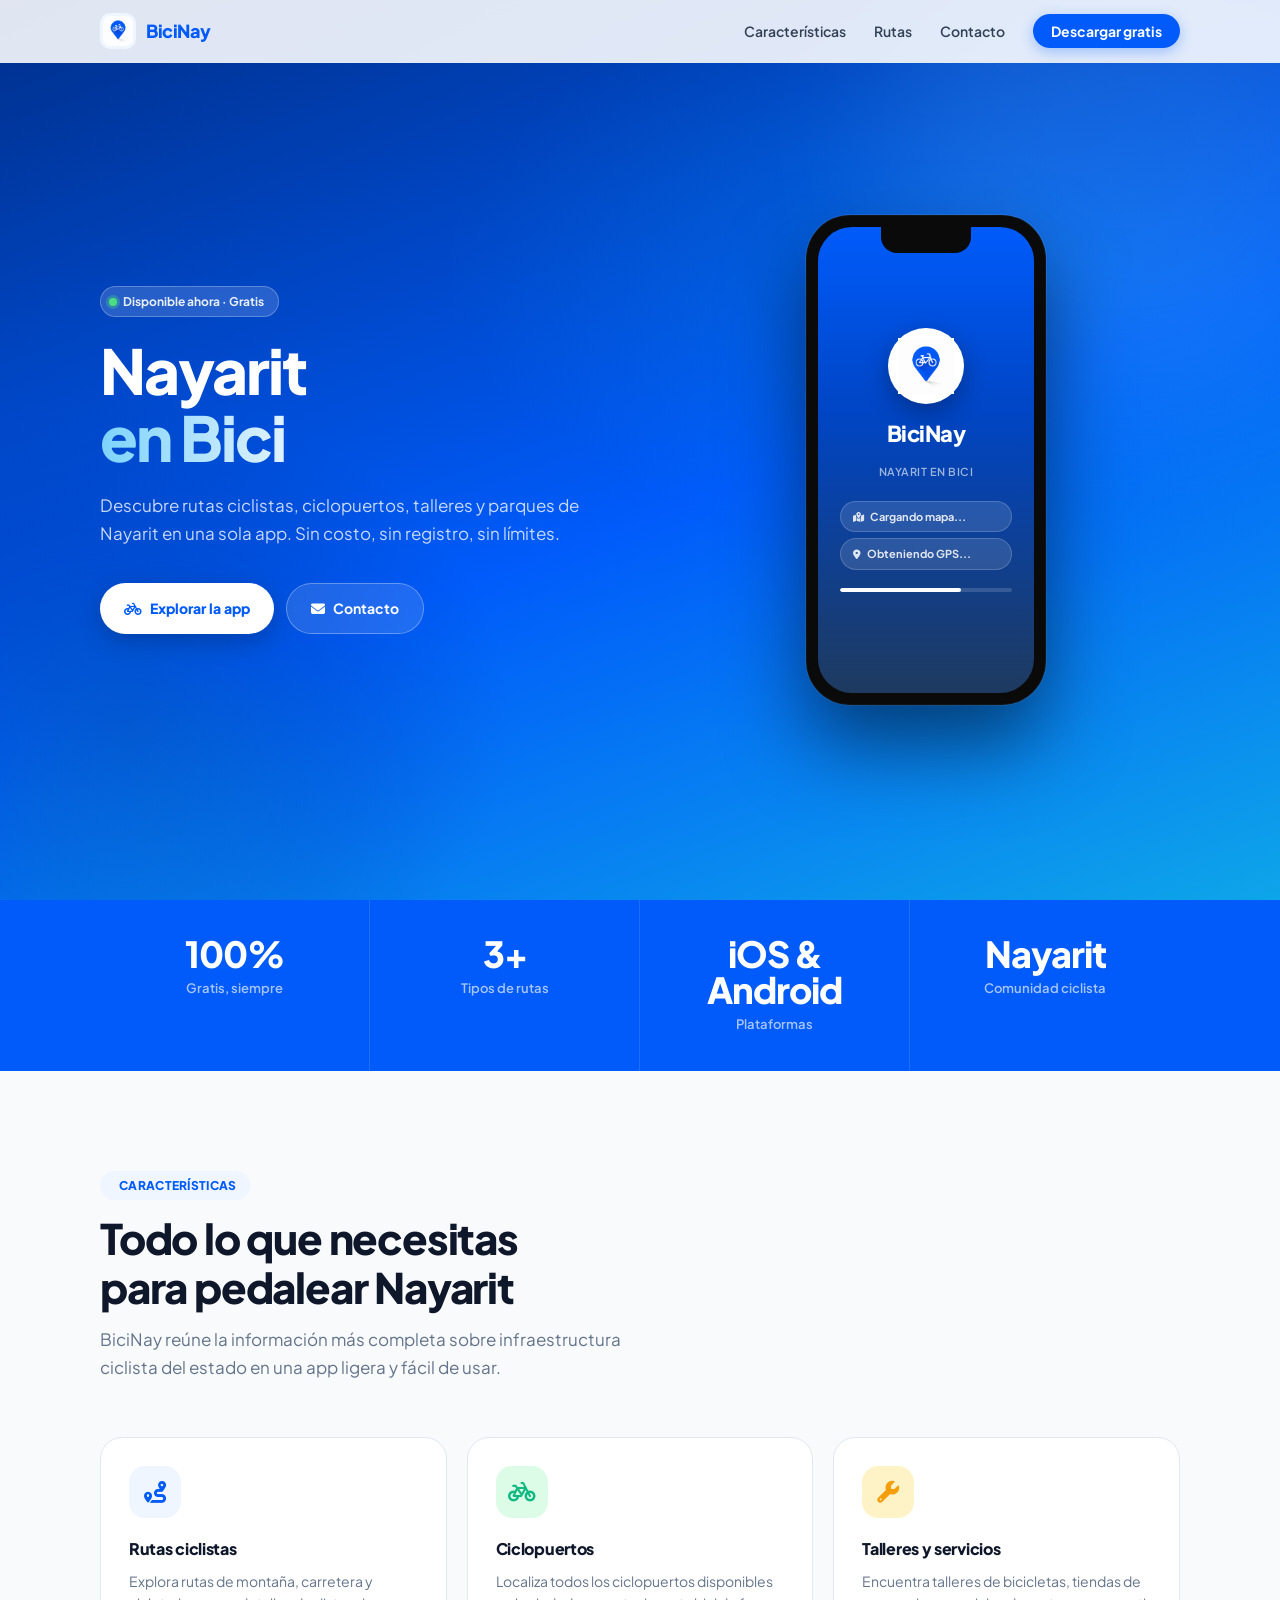
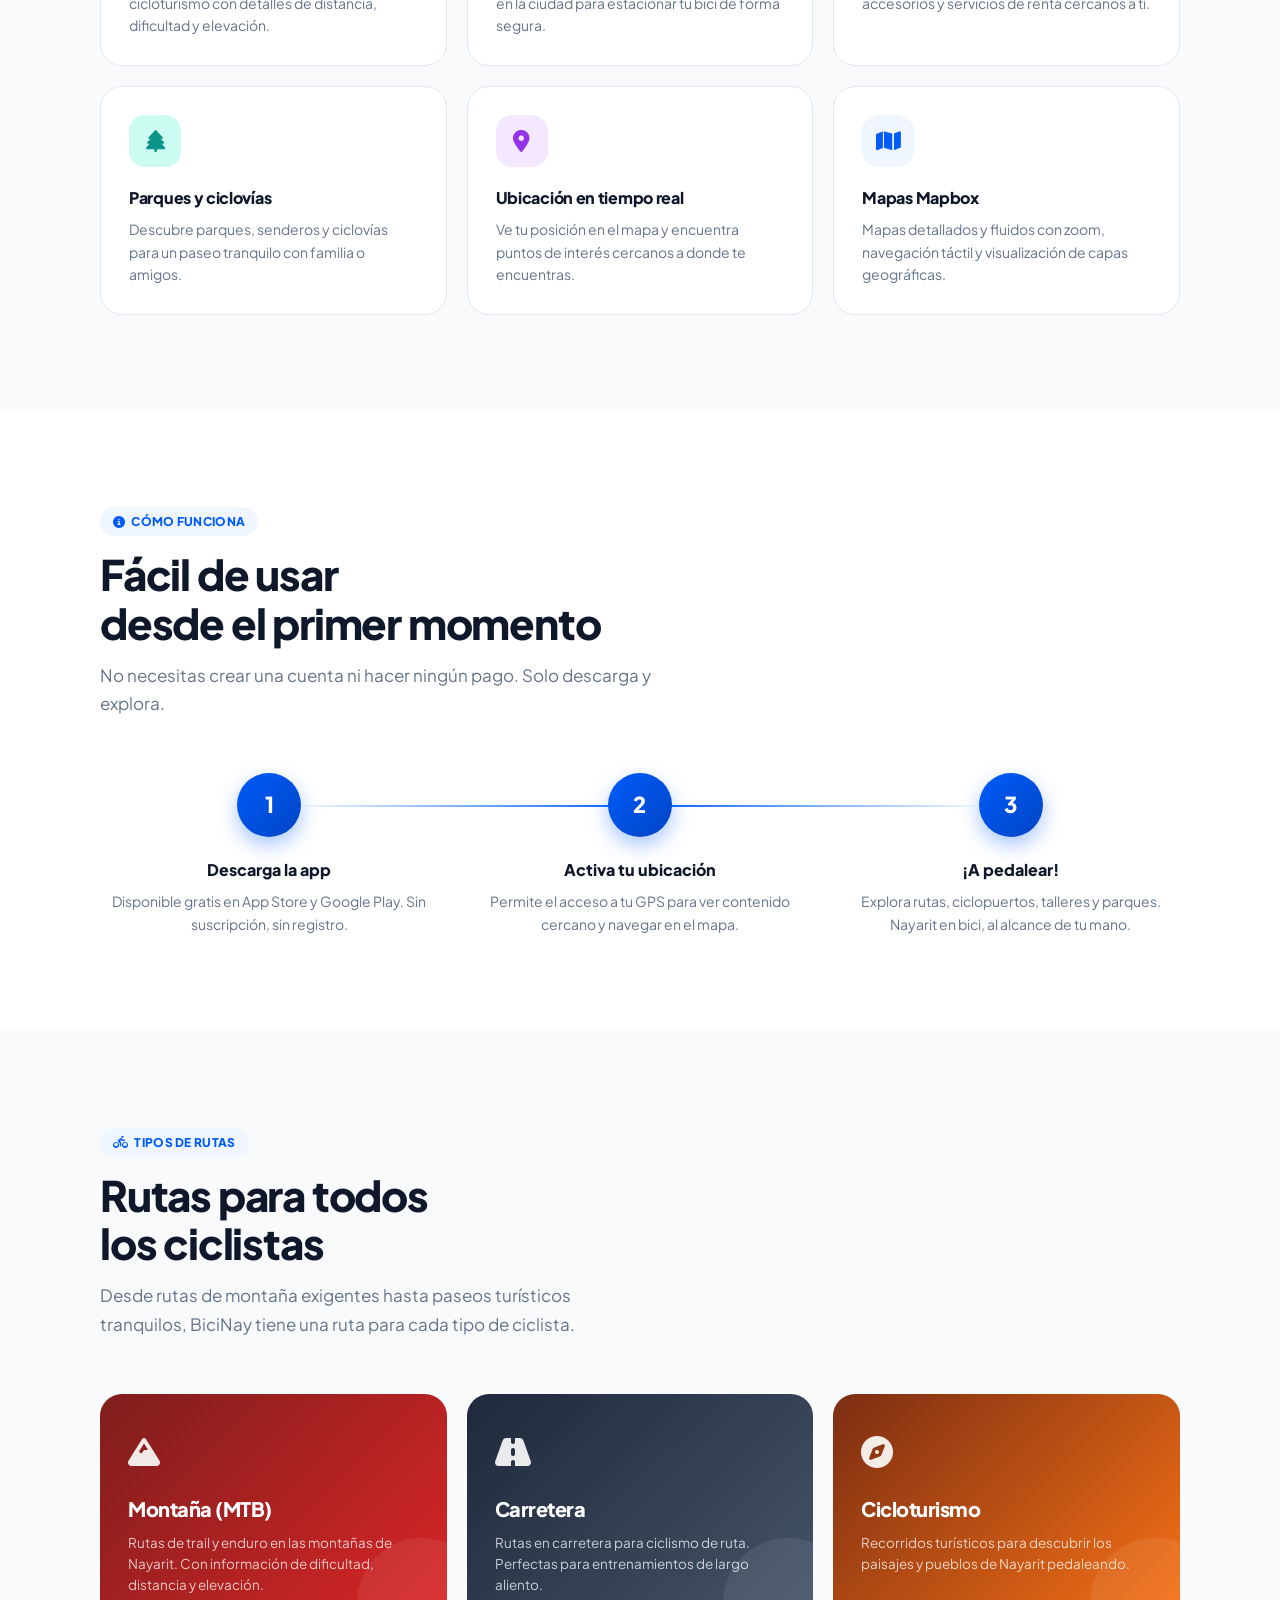
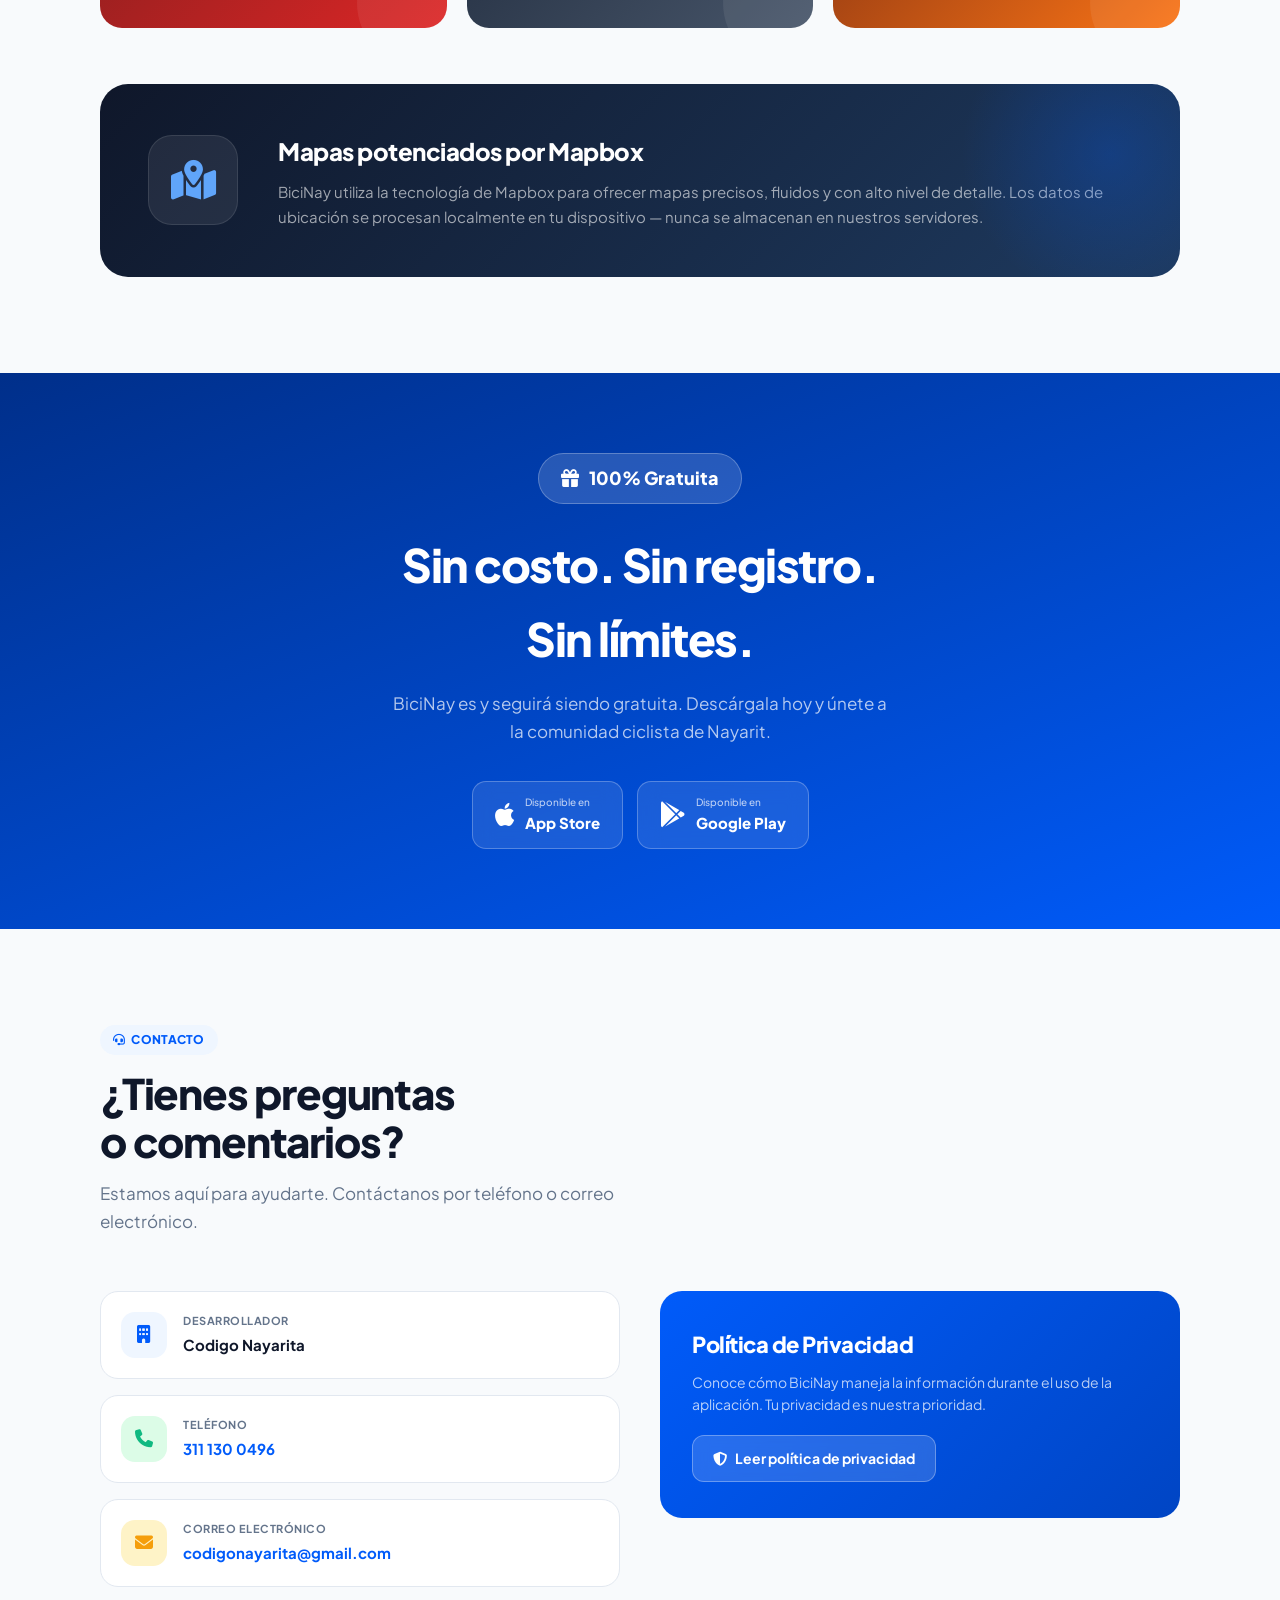
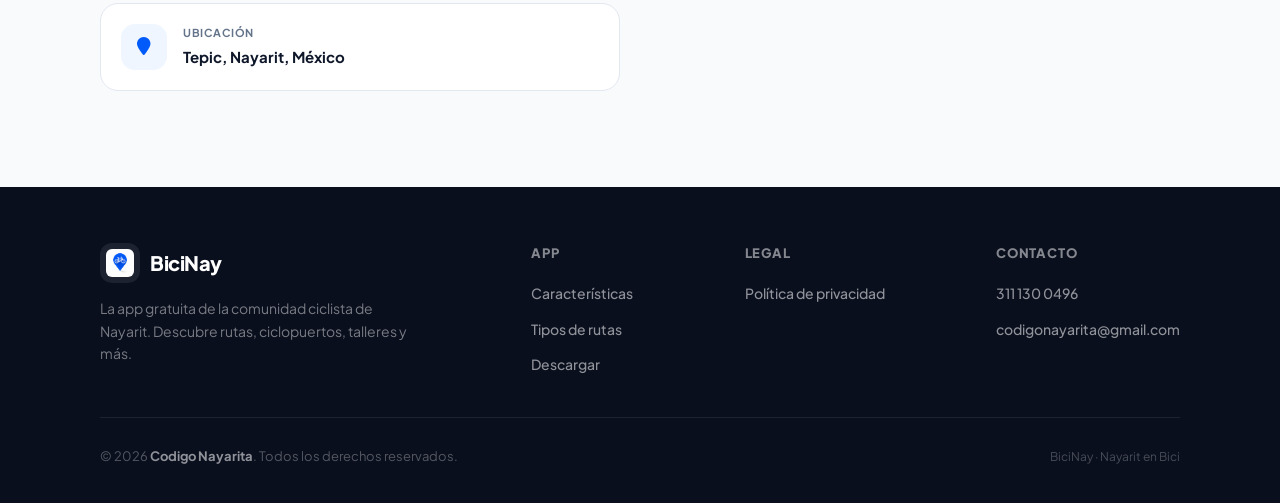
<file: bicinay/Index.html>
<!DOCTYPE html>
<html lang="es">
<head>
    <meta charset="UTF-8">
    <meta name="viewport" content="width=device-width, initial-scale=1.0">
    <title>BiciNay — Nayarit en Bici | Rutas, Ciclopuertos y más</title>
    <meta name="description" content="BiciNay es la app gratuita de la comunidad ciclista de Nayarit. Descubre rutas, ciclopuertos, talleres, parques y mucho más. Desarrollada por Codigo Nayarita.">
    <meta property="og:title" content="BiciNay — Nayarit en Bici">
    <meta property="og:description" content="La app gratuita para la comunidad ciclista de Nayarit. Rutas, ciclopuertos, talleres y más.">
    <meta property="og:type" content="website">
    <meta name="theme-color" content="#005bfa">

    <link rel="preconnect" href="https://fonts.googleapis.com">
    <link rel="preconnect" href="https://fonts.gstatic.com" crossorigin>
    <link href="https://fonts.googleapis.com/css2?family=Plus+Jakarta+Sans:ital,wght@0,300;0,400;0,500;0,600;0,700;0,800;0,900;1,400&display=swap" rel="stylesheet">
    <link rel="stylesheet" href="https://cdnjs.cloudflare.com/ajax/libs/font-awesome/6.4.2/css/all.min.css">

    <style>
        *, *::before, *::after {
            box-sizing: border-box;
            margin: 0;
            padding: 0;
        }

        :root {
            --blue:       #005bfa;
            --blue-dark:  #0045c4;
            --blue-deep:  #002f8a;
            --blue-light: #eff6ff;
            --green:      #10b981;
            --amber:      #f59e0b;
            --red:        #ef4444;
            --text:       #0f172a;
            --text-2:     #334155;
            --text-3:     #64748b;
            --border:     #e2e8f0;
            --surface:    #ffffff;
            --bg:         #f8fafc;
        }

        html { scroll-behavior: smooth; }

        body {
            font-family: 'Plus Jakarta Sans', -apple-system, BlinkMacSystemFont, sans-serif;
            background: var(--surface);
            color: var(--text);
            line-height: 1.6;
            overflow-x: hidden;
        }

        /* ─── NAV ─────────────────────────────────────────── */
        nav {
            position: fixed;
            top: 0; left: 0; right: 0;
            z-index: 100;
            background: rgba(255,255,255,0.88);
            backdrop-filter: blur(18px);
            -webkit-backdrop-filter: blur(18px);
            border-bottom: 1px solid rgba(226,232,240,0.7);
            padding: 0 24px;
        }

        .nav-inner {
            max-width: 1080px;
            margin: auto;
            height: 62px;
            display: flex;
            align-items: center;
            justify-content: space-between;
        }

        .nav-brand {
            display: flex;
            align-items: center;
            gap: 10px;
            text-decoration: none;
        }

        .nav-logo {
            width: 36px;
            height: 36px;
            border-radius: 10px;
            object-fit: contain;
            background: var(--blue-light);
            padding: 3px;
        }

        .nav-brand-name {
            font-size: 18px;
            font-weight: 800;
            color: var(--blue);
            letter-spacing: -0.5px;
        }

        .nav-links {
            display: flex;
            align-items: center;
            gap: 28px;
            list-style: none;
        }

        .nav-links a {
            text-decoration: none;
            font-size: 14px;
            font-weight: 600;
            color: var(--text-2);
            transition: color 0.2s;
        }

        .nav-links a:hover { color: var(--blue); }

        .nav-cta {
            background: var(--blue);
            color: #fff !important;
            padding: 8px 18px;
            border-radius: 999px;
            font-weight: 700 !important;
            box-shadow: 0 4px 14px rgba(0,91,250,0.3);
            transition: box-shadow 0.2s, transform 0.2s !important;
        }

        .nav-cta:hover {
            box-shadow: 0 6px 20px rgba(0,91,250,0.45) !important;
            transform: translateY(-1px);
            color: #fff !important;
        }

        @media (max-width: 640px) {
            .nav-links { display: none; }
        }

        /* ─── HERO ─────────────────────────────────────────── */
        .hero {
            min-height: 100vh;
            background: linear-gradient(160deg, #002f8a 0%, #005bfa 55%, #0ea5e9 100%);
            display: flex;
            align-items: center;
            justify-content: center;
            padding: 100px 24px 80px;
            position: relative;
            overflow: hidden;
        }

        .hero::before {
            content: '';
            position: absolute;
            inset: 0;
            background:
                radial-gradient(ellipse 70% 50% at 80% 30%, rgba(14,165,233,0.25) 0%, transparent 65%),
                radial-gradient(ellipse 50% 60% at 10% 80%, rgba(0,45,138,0.4) 0%, transparent 60%);
        }

        /* floating blobs */
        .hero-blob {
            position: absolute;
            border-radius: 50%;
            filter: blur(70px);
            opacity: 0.18;
            pointer-events: none;
        }
        .hero-blob-1 { width: 500px; height: 500px; background: #60a5fa; top: -100px; right: -100px; animation: float1 8s ease-in-out infinite; }
        .hero-blob-2 { width: 350px; height: 350px; background: #0ea5e9; bottom: -80px; left: -60px; animation: float2 11s ease-in-out infinite; }

        @keyframes float1 {
            0%, 100% { transform: translate(0,0) scale(1); }
            50%       { transform: translate(-30px, 30px) scale(1.05); }
        }
        @keyframes float2 {
            0%, 100% { transform: translate(0,0); }
            50%       { transform: translate(20px, -20px); }
        }

        .hero-inner {
            max-width: 1080px;
            width: 100%;
            display: grid;
            grid-template-columns: 1fr 1fr;
            gap: 64px;
            align-items: center;
            position: relative;
            z-index: 1;
        }

        .hero-badge {
            display: inline-flex;
            align-items: center;
            gap: 6px;
            background: rgba(255,255,255,0.15);
            border: 1px solid rgba(255,255,255,0.25);
            border-radius: 999px;
            padding: 5px 14px 5px 8px;
            font-size: 12px;
            font-weight: 700;
            color: rgba(255,255,255,0.9);
            margin-bottom: 20px;
            backdrop-filter: blur(8px);
            width: fit-content;
        }

        .hero-badge-dot {
            width: 8px; height: 8px;
            border-radius: 50%;
            background: #4ade80;
            box-shadow: 0 0 0 3px rgba(74,222,128,0.3);
            animation: pulse-dot 2s ease-in-out infinite;
        }

        @keyframes pulse-dot {
            0%, 100% { box-shadow: 0 0 0 3px rgba(74,222,128,0.3); }
            50%       { box-shadow: 0 0 0 6px rgba(74,222,128,0.1); }
        }

        .hero h1 {
            font-size: clamp(38px, 5.5vw, 62px);
            font-weight: 900;
            line-height: 1.08;
            letter-spacing: -2px;
            color: #ffffff;
            margin-bottom: 20px;
        }

        .hero h1 span {
            background: linear-gradient(90deg, #7dd3fc, #e0f2fe);
            -webkit-background-clip: text;
            -webkit-text-fill-color: transparent;
            background-clip: text;
        }

        .hero-sub {
            font-size: 17px;
            color: rgba(255,255,255,0.78);
            line-height: 1.65;
            margin-bottom: 36px;
            font-weight: 400;
        }

        .hero-actions {
            display: flex;
            flex-wrap: wrap;
            gap: 12px;
        }

        .btn-primary {
            display: inline-flex;
            align-items: center;
            gap: 8px;
            background: #ffffff;
            color: var(--blue);
            font-size: 14px;
            font-weight: 800;
            padding: 13px 24px;
            border-radius: 999px;
            text-decoration: none;
            box-shadow: 0 8px 24px rgba(0,0,0,0.2);
            transition: all 0.25s cubic-bezier(0.16,1,0.3,1);
        }

        .btn-primary:hover {
            transform: translateY(-2px);
            box-shadow: 0 14px 30px rgba(0,0,0,0.28);
        }

        .btn-secondary {
            display: inline-flex;
            align-items: center;
            gap: 8px;
            background: rgba(255,255,255,0.12);
            color: #ffffff;
            font-size: 14px;
            font-weight: 700;
            padding: 13px 24px;
            border-radius: 999px;
            text-decoration: none;
            border: 1.5px solid rgba(255,255,255,0.3);
            backdrop-filter: blur(8px);
            transition: all 0.25s;
        }

        .btn-secondary:hover {
            background: rgba(255,255,255,0.2);
            transform: translateY(-2px);
        }

        /* Phone mockup */
        .hero-phone-wrap {
            display: flex;
            justify-content: center;
            align-items: center;
        }

        .phone-mockup {
            width: 240px;
            height: 490px;
            background: #0a0a0a;
            border-radius: 44px;
            padding: 12px;
            box-shadow:
                0 40px 80px rgba(0,0,0,0.5),
                0 0 0 1px rgba(255,255,255,0.08),
                inset 0 0 0 1px rgba(255,255,255,0.04);
            position: relative;
            animation: phoneFloat 6s ease-in-out infinite;
        }

        @keyframes phoneFloat {
            0%, 100% { transform: translateY(0) rotate(-2deg); }
            50%       { transform: translateY(-18px) rotate(-2deg); }
        }

        .phone-screen {
            width: 100%;
            height: 100%;
            background: linear-gradient(180deg, #005bfa 0%, #0045c4 40%, #1e3a5f 100%);
            border-radius: 34px;
            overflow: hidden;
            display: flex;
            flex-direction: column;
            align-items: center;
            justify-content: center;
            gap: 12px;
            position: relative;
        }

        .phone-notch {
            position: absolute;
            top: 0; left: 50%;
            transform: translateX(-50%);
            width: 90px; height: 26px;
            background: #0a0a0a;
            border-radius: 0 0 16px 16px;
            z-index: 2;
        }

        .phone-logo-circle {
            width: 76px; height: 76px;
            background: #ffffff;
            border-radius: 50%;
            display: flex;
            align-items: center;
            justify-content: center;
            box-shadow: 0 8px 24px rgba(0,0,0,0.3);
            padding: 10px;
        }

        .phone-logo-circle img {
            width: 100%;
            height: 100%;
            object-fit: contain;
        }

        .phone-app-name {
            font-size: 22px;
            font-weight: 900;
            color: #ffffff;
            letter-spacing: -0.5px;
        }

        .phone-app-sub {
            font-size: 11px;
            color: rgba(255,255,255,0.6);
            font-weight: 600;
            letter-spacing: 0.5px;
            text-transform: uppercase;
        }

        .phone-chips {
            display: flex;
            flex-direction: column;
            gap: 6px;
            width: 80%;
            margin-top: 8px;
        }

        .phone-chip {
            background: rgba(255,255,255,0.12);
            border: 1px solid rgba(255,255,255,0.18);
            border-radius: 999px;
            padding: 6px 12px;
            font-size: 11px;
            font-weight: 700;
            color: rgba(255,255,255,0.85);
            display: flex;
            align-items: center;
            gap: 6px;
        }

        .phone-chip i { font-size: 10px; }

        .phone-progress-bar {
            width: 80%;
            height: 4px;
            background: rgba(255,255,255,0.15);
            border-radius: 99px;
            overflow: hidden;
            margin-top: 6px;
        }

        .phone-progress-fill {
            height: 100%;
            width: 70%;
            background: #ffffff;
            border-radius: 99px;
            animation: progressAnim 2.5s ease-in-out infinite;
        }

        @keyframes progressAnim {
            0%   { width: 15%; }
            50%  { width: 85%; }
            100% { width: 15%; }
        }

        @media (max-width: 768px) {
            .hero-inner { grid-template-columns: 1fr; gap: 48px; text-align: center; }
            .hero-badge { margin: 0 auto 20px; }
            .hero-actions { justify-content: center; }
            .hero-phone-wrap { order: -1; }
            .phone-mockup { width: 180px; height: 368px; }
        }

        /* ─── SECTION WRAPPER ──────────────────────────────── */
        section { padding: 96px 24px; }

        .section-inner {
            max-width: 1080px;
            margin: auto;
        }

        .section-tag {
            display: inline-flex;
            align-items: center;
            gap: 6px;
            font-size: 12px;
            font-weight: 800;
            color: var(--blue);
            background: var(--blue-light);
            padding: 5px 13px;
            border-radius: 999px;
            margin-bottom: 14px;
            letter-spacing: 0.3px;
            text-transform: uppercase;
        }

        .section-title {
            font-size: clamp(28px, 4vw, 42px);
            font-weight: 900;
            line-height: 1.15;
            letter-spacing: -1.2px;
            color: var(--text);
            margin-bottom: 14px;
        }

        .section-sub {
            font-size: 17px;
            color: var(--text-3);
            max-width: 560px;
            line-height: 1.65;
        }

        /* ─── STATS BAR ─────────────────────────────────────── */
        .stats-bar {
            background: var(--blue);
            padding: 0 24px;
        }

        .stats-inner {
            max-width: 1080px;
            margin: auto;
            display: grid;
            grid-template-columns: repeat(4, 1fr);
            gap: 0;
        }

        .stat-item {
            padding: 36px 24px;
            text-align: center;
            border-right: 1px solid rgba(255,255,255,0.12);
            position: relative;
        }

        .stat-item:last-child { border-right: none; }

        .stat-num {
            font-size: 36px;
            font-weight: 900;
            color: #ffffff;
            letter-spacing: -1px;
            line-height: 1;
            margin-bottom: 6px;
        }

        .stat-label {
            font-size: 13px;
            color: rgba(255,255,255,0.65);
            font-weight: 600;
        }

        @media (max-width: 640px) {
            .stats-inner { grid-template-columns: repeat(2, 1fr); }
            .stat-item:nth-child(2) { border-right: none; }
            .stat-item:nth-child(1),
            .stat-item:nth-child(2) { border-bottom: 1px solid rgba(255,255,255,0.12); }
        }

        /* ─── FEATURES ──────────────────────────────────────── */
        .features-bg { background: var(--bg); }

        .features-grid {
            display: grid;
            grid-template-columns: repeat(3, 1fr);
            gap: 20px;
            margin-top: 56px;
        }

        .feature-card {
            background: var(--surface);
            border: 1px solid var(--border);
            border-radius: 22px;
            padding: 28px;
            transition: all 0.3s cubic-bezier(0.16,1,0.3,1);
            position: relative;
            overflow: hidden;
        }

        .feature-card::before {
            content: '';
            position: absolute;
            top: 0; left: 0; right: 0;
            height: 3px;
            background: linear-gradient(90deg, var(--blue), #60a5fa);
            opacity: 0;
            transition: opacity 0.3s;
        }

        .feature-card:hover {
            transform: translateY(-6px);
            box-shadow: 0 20px 48px rgba(0,91,250,0.1);
            border-color: rgba(0,91,250,0.2);
        }

        .feature-card:hover::before { opacity: 1; }

        .feature-icon {
            width: 52px; height: 52px;
            border-radius: 16px;
            display: flex;
            align-items: center;
            justify-content: center;
            font-size: 22px;
            margin-bottom: 18px;
        }

        .fi-blue   { background: #eff6ff; color: #005bfa; }
        .fi-green  { background: #dcfce7; color: #10b981; }
        .fi-amber  { background: #fef3c7; color: #f59e0b; }
        .fi-red    { background: #fee2e2; color: #ef4444; }
        .fi-purple { background: #f3e8ff; color: #9333ea; }
        .fi-teal   { background: #ccfbf1; color: #0d9488; }

        .feature-title {
            font-size: 16px;
            font-weight: 800;
            color: var(--text);
            margin-bottom: 8px;
            letter-spacing: -0.3px;
        }

        .feature-desc {
            font-size: 14px;
            color: var(--text-3);
            line-height: 1.6;
        }

        @media (max-width: 900px) { .features-grid { grid-template-columns: repeat(2, 1fr); } }
        @media (max-width: 540px) { .features-grid { grid-template-columns: 1fr; } }

        /* ─── HOW IT WORKS ──────────────────────────────────── */
        .steps-grid {
            display: grid;
            grid-template-columns: repeat(3, 1fr);
            gap: 32px;
            margin-top: 56px;
            position: relative;
        }

        .steps-grid::before {
            content: '';
            position: absolute;
            top: 32px;
            left: calc(16.66% + 24px);
            right: calc(16.66% + 24px);
            height: 2px;
            background: linear-gradient(90deg, var(--blue-light), var(--blue), var(--blue-light));
        }

        .step-item { text-align: center; }

        .step-number {
            width: 64px; height: 64px;
            border-radius: 50%;
            background: linear-gradient(135deg, var(--blue), var(--blue-dark));
            color: #fff;
            font-size: 22px;
            font-weight: 900;
            display: flex;
            align-items: center;
            justify-content: center;
            margin: 0 auto 20px;
            box-shadow: 0 8px 20px rgba(0,91,250,0.35);
            position: relative;
            z-index: 1;
        }

        .step-title {
            font-size: 16px;
            font-weight: 800;
            color: var(--text);
            margin-bottom: 8px;
        }

        .step-desc {
            font-size: 14px;
            color: var(--text-3);
            line-height: 1.6;
        }

        @media (max-width: 640px) {
            .steps-grid { grid-template-columns: 1fr; gap: 28px; }
            .steps-grid::before { display: none; }
        }

        /* ─── ROUTE TYPES ───────────────────────────────────── */
        .routes-bg { background: var(--bg); }

        .routes-grid {
            display: grid;
            grid-template-columns: repeat(3, 1fr);
            gap: 20px;
            margin-top: 56px;
        }

        .route-card {
            border-radius: 22px;
            padding: 32px 28px;
            color: #fff;
            position: relative;
            overflow: hidden;
            transition: transform 0.3s;
        }

        .route-card:hover { transform: translateY(-6px); }

        .route-card::after {
            content: '';
            position: absolute;
            bottom: -40px; right: -40px;
            width: 130px; height: 130px;
            border-radius: 50%;
            background: rgba(255,255,255,0.07);
        }

        .rc-mtb  { background: linear-gradient(135deg, #7f1d1d, #dc2626); }
        .rc-road { background: linear-gradient(135deg, #1e293b, #475569); }
        .rc-tour { background: linear-gradient(135deg, #7c2d12, #f97316); }

        .route-card-icon {
            font-size: 32px;
            margin-bottom: 16px;
            opacity: 0.9;
        }

        .route-card-title {
            font-size: 20px;
            font-weight: 900;
            margin-bottom: 8px;
            letter-spacing: -0.5px;
        }

        .route-card-desc {
            font-size: 13.5px;
            opacity: 0.75;
            line-height: 1.55;
        }

        @media (max-width: 640px) { .routes-grid { grid-template-columns: 1fr; } }

        /* ─── MAP TECH ──────────────────────────────────────── */
        .tech-card {
            display: flex;
            align-items: center;
            gap: 40px;
            background: linear-gradient(135deg, #0f172a, #1e3a5f);
            border-radius: 28px;
            padding: 48px;
            margin-top: 56px;
            position: relative;
            overflow: hidden;
        }

        .tech-card::before {
            content: '';
            position: absolute;
            top: -80px; right: -80px;
            width: 300px; height: 300px;
            border-radius: 50%;
            background: radial-gradient(circle, rgba(0,91,250,0.25) 0%, transparent 70%);
        }

        .tech-icon-big {
            width: 90px; height: 90px;
            background: rgba(255,255,255,0.08);
            border-radius: 24px;
            display: flex;
            align-items: center;
            justify-content: center;
            font-size: 40px;
            color: #60a5fa;
            flex-shrink: 0;
            border: 1px solid rgba(255,255,255,0.1);
        }

        .tech-text h3 {
            font-size: 24px;
            font-weight: 900;
            color: #ffffff;
            margin-bottom: 10px;
            letter-spacing: -0.5px;
        }

        .tech-text p {
            font-size: 15px;
            color: rgba(255,255,255,0.6);
            line-height: 1.65;
        }

        @media (max-width: 640px) {
            .tech-card { flex-direction: column; gap: 24px; padding: 32px 24px; text-align: center; }
        }

        /* ─── FREE BADGE ────────────────────────────────────── */
        .free-section {
            text-align: center;
            background: linear-gradient(160deg, var(--blue-deep) 0%, var(--blue) 100%);
            padding: 80px 24px;
        }

        .free-badge {
            display: inline-flex;
            align-items: center;
            gap: 10px;
            background: rgba(255,255,255,0.15);
            border: 1px solid rgba(255,255,255,0.25);
            border-radius: 999px;
            padding: 10px 22px;
            font-size: 18px;
            font-weight: 900;
            color: #ffffff;
            margin-bottom: 24px;
        }

        .free-section h2 {
            font-size: clamp(28px, 5vw, 46px);
            font-weight: 900;
            color: #ffffff;
            letter-spacing: -1.5px;
            margin-bottom: 14px;
        }

        .free-section p {
            font-size: 17px;
            color: rgba(255,255,255,0.7);
            max-width: 500px;
            margin: 0 auto 36px;
            line-height: 1.65;
        }

        .stores-row {
            display: flex;
            justify-content: center;
            gap: 14px;
            flex-wrap: wrap;
        }

        .store-btn {
            display: inline-flex;
            align-items: center;
            gap: 10px;
            background: rgba(255,255,255,0.1);
            border: 1.5px solid rgba(255,255,255,0.25);
            border-radius: 14px;
            padding: 12px 22px;
            text-decoration: none;
            color: #ffffff;
            backdrop-filter: blur(10px);
            transition: all 0.25s;
        }

        .store-btn:hover {
            background: rgba(255,255,255,0.2);
            transform: translateY(-2px);
            box-shadow: 0 10px 24px rgba(0,0,0,0.25);
        }

        .store-btn i { font-size: 26px; }

        .store-btn-text { text-align: left; }
        .store-btn-text span { display: block; font-size: 10px; opacity: 0.7; font-weight: 500; }
        .store-btn-text strong { font-size: 15px; font-weight: 800; }

        /* ─── CONTACT ───────────────────────────────────────── */
        .contact-bg { background: var(--bg); }

        .contact-grid {
            display: grid;
            grid-template-columns: 1fr 1fr;
            gap: 40px;
            margin-top: 56px;
        }

        .contact-info-block {
            display: flex;
            flex-direction: column;
            gap: 16px;
        }

        .contact-item {
            display: flex;
            align-items: flex-start;
            gap: 16px;
            background: var(--surface);
            border: 1px solid var(--border);
            border-radius: 18px;
            padding: 20px;
            transition: all 0.25s;
        }

        .contact-item:hover {
            border-color: rgba(0,91,250,0.25);
            box-shadow: 0 8px 24px rgba(0,91,250,0.08);
            transform: translateX(4px);
        }

        .contact-item-icon {
            width: 46px; height: 46px;
            border-radius: 14px;
            display: flex;
            align-items: center;
            justify-content: center;
            font-size: 18px;
            flex-shrink: 0;
        }

        .ci-blue  { background: #eff6ff; color: var(--blue); }
        .ci-green { background: #dcfce7; color: #10b981; }
        .ci-amber { background: #fef3c7; color: #f59e0b; }

        .contact-item-label {
            font-size: 11px;
            font-weight: 700;
            color: var(--text-3);
            text-transform: uppercase;
            letter-spacing: 0.5px;
            margin-bottom: 3px;
        }

        .contact-item-value {
            font-size: 15px;
            font-weight: 700;
            color: var(--text);
        }

        .contact-item-value a {
            color: var(--blue);
            text-decoration: none;
        }

        .contact-item-value a:hover { text-decoration: underline; }

        /* Privacy card */
        .privacy-link-card {
            background: linear-gradient(135deg, #005bfa, #0045c4);
            border-radius: 22px;
            padding: 36px 32px;
            color: #ffffff;
            display: flex;
            flex-direction: column;
            justify-content: space-between;
            gap: 20px;
        }

        .privacy-link-card h3 {
            font-size: 22px;
            font-weight: 900;
            letter-spacing: -0.5px;
            margin-bottom: 8px;
        }

        .privacy-link-card p {
            font-size: 14px;
            opacity: 0.72;
            line-height: 1.6;
        }

        .privacy-link-btn {
            display: inline-flex;
            align-items: center;
            gap: 8px;
            background: rgba(255,255,255,0.15);
            border: 1.5px solid rgba(255,255,255,0.3);
            border-radius: 12px;
            padding: 11px 20px;
            font-size: 14px;
            font-weight: 700;
            color: #ffffff;
            text-decoration: none;
            backdrop-filter: blur(8px);
            transition: background 0.2s;
            width: fit-content;
        }

        .privacy-link-btn:hover { background: rgba(255,255,255,0.25); }

        @media (max-width: 768px) { .contact-grid { grid-template-columns: 1fr; } }

        /* ─── FOOTER ────────────────────────────────────────── */
        footer {
            background: #0a0f1e;
            padding: 56px 24px 36px;
        }

        .footer-inner {
            max-width: 1080px;
            margin: auto;
        }

        .footer-top {
            display: flex;
            align-items: flex-start;
            justify-content: space-between;
            gap: 40px;
            padding-bottom: 40px;
            border-bottom: 1px solid rgba(255,255,255,0.08);
            flex-wrap: wrap;
        }

        .footer-brand { max-width: 320px; }

        .footer-brand-row {
            display: flex;
            align-items: center;
            gap: 10px;
            margin-bottom: 14px;
        }

        .footer-logo {
            width: 40px; height: 40px;
            border-radius: 12px;
            background: rgba(255,255,255,0.08);
            padding: 6px;
            object-fit: contain;
        }

        .footer-brand-name {
            font-size: 20px;
            font-weight: 900;
            color: #ffffff;
            letter-spacing: -0.5px;
        }

        .footer-brand-desc {
            font-size: 14px;
            color: rgba(255,255,255,0.45);
            line-height: 1.6;
        }

        .footer-links-col h4 {
            font-size: 13px;
            font-weight: 800;
            color: rgba(255,255,255,0.5);
            text-transform: uppercase;
            letter-spacing: 0.8px;
            margin-bottom: 16px;
        }

        .footer-links-col ul { list-style: none; display: flex; flex-direction: column; gap: 10px; }
        .footer-links-col a {
            text-decoration: none;
            font-size: 14px;
            color: rgba(255,255,255,0.55);
            font-weight: 500;
            transition: color 0.2s;
        }
        .footer-links-col a:hover { color: #ffffff; }

        .footer-bottom {
            padding-top: 28px;
            display: flex;
            align-items: center;
            justify-content: space-between;
            flex-wrap: wrap;
            gap: 12px;
        }

        .footer-copy {
            font-size: 13px;
            color: rgba(255,255,255,0.3);
        }

        .footer-copy strong { color: rgba(255,255,255,0.55); }

        .footer-dev-tag {
            font-size: 12px;
            color: rgba(255,255,255,0.25);
        }

        /* ─── SCROLL ANIMATIONS ────────────────────────────── */
        .reveal {
            opacity: 0;
            transform: translateY(28px);
            transition: opacity 0.65s ease, transform 0.65s cubic-bezier(0.16,1,0.3,1);
        }
        .reveal.visible { opacity: 1; transform: translateY(0); }

        /* ─── BACK TO TOP ────────────────────────────────── */
        #backTop {
            position: fixed;
            bottom: 22px; right: 22px;
            width: 44px; height: 44px;
            border-radius: 50%;
            background: var(--blue);
            color: #fff;
            border: none;
            font-size: 18px;
            cursor: pointer;
            box-shadow: 0 6px 18px rgba(0,91,250,0.35);
            opacity: 0;
            pointer-events: none;
            transform: translateY(10px);
            transition: all 0.3s ease;
            display: flex;
            align-items: center;
            justify-content: center;
            z-index: 99;
        }
        #backTop.show { opacity: 1; pointer-events: auto; transform: translateY(0); }
        #backTop:hover { transform: translateY(-3px); box-shadow: 0 10px 24px rgba(0,91,250,0.45); }
    </style>
</head>
<body>

<!-- ─── NAV ────────────────────────────────────────── -->
<nav>
    <div class="nav-inner">
        <a href="#" class="nav-brand">
            <img src="img/logo.png" alt="BiciNay Logo" class="nav-logo"
                 onerror="this.style.display='none'">
            <span class="nav-brand-name">BiciNay</span>
        </a>
        <ul class="nav-links">
            <li><a href="#caracteristicas">Características</a></li>
            <li><a href="#rutas">Rutas</a></li>
            <li><a href="#contacto">Contacto</a></li>
            <li><a href="#contacto" class="nav-cta">Descargar gratis</a></li>
        </ul>
    </div>
</nav>

<!-- ─── HERO ─────────────────────────────────────────── -->
<section class="hero" id="inicio">
    <div class="hero-blob hero-blob-1"></div>
    <div class="hero-blob hero-blob-2"></div>

    <div class="hero-inner">
        <div class="hero-content">
            <div class="hero-badge">
                <div class="hero-badge-dot"></div>
                Disponible ahora · Gratis
            </div>

            <h1>Nayarit<br><span>en Bici</span></h1>

            <p class="hero-sub">
                Descubre rutas ciclistas, ciclopuertos, talleres y parques de
                Nayarit en una sola app. Sin costo, sin registro, sin límites.
            </p>

            <div class="hero-actions">
                <a href="#caracteristicas" class="btn-primary">
                    <i class="fas fa-bicycle"></i>
                    Explorar la app
                </a>
                <a href="#contacto" class="btn-secondary">
                    <i class="fas fa-envelope"></i>
                    Contacto
                </a>
            </div>
        </div>

        <div class="hero-phone-wrap">
            <div class="phone-mockup">
                <div class="phone-screen">
                    <div class="phone-notch"></div>
                    <div class="phone-logo-circle">
                        <img src="img/logo.png" alt="BiciNay"
                             onerror="this.outerHTML='<i class=\'fas fa-bicycle\' style=\'font-size:36px;color:#005bfa;\'></i>'">
                    </div>
                    <div class="phone-app-name">BiciNay</div>
                    <div class="phone-app-sub">Nayarit en Bici</div>
                    <div class="phone-chips">
                        <div class="phone-chip"><i class="fas fa-map-location-dot"></i> Cargando mapa...</div>
                        <div class="phone-chip"><i class="fas fa-location-dot"></i> Obteniendo GPS...</div>
                    </div>
                    <div class="phone-progress-bar">
                        <div class="phone-progress-fill"></div>
                    </div>
                </div>
            </div>
        </div>
    </div>
</section>

<!-- ─── STATS ─────────────────────────────────────────── -->
<div class="stats-bar">
    <div class="stats-inner">
        <div class="stat-item reveal">
            <div class="stat-num">100%</div>
            <div class="stat-label">Gratis, siempre</div>
        </div>
        <div class="stat-item reveal">
            <div class="stat-num">3+</div>
            <div class="stat-label">Tipos de rutas</div>
        </div>
        <div class="stat-item reveal">
            <div class="stat-num">iOS &amp; Android</div>
            <div class="stat-label">Plataformas</div>
        </div>
        <div class="stat-item reveal">
            <div class="stat-num">Nayarit</div>
            <div class="stat-label">Comunidad ciclista</div>
        </div>
    </div>
</div>

<!-- ─── FEATURES ──────────────────────────────────────── -->
<section class="features-bg" id="caracteristicas">
    <div class="section-inner">
        <div class="section-tag reveal">
            <i class="fas fa-sparkles"></i> Características
        </div>
        <h2 class="section-title reveal">Todo lo que necesitas<br>para pedalear Nayarit</h2>
        <p class="section-sub reveal">BiciNay reúne la información más completa sobre infraestructura ciclista del estado en una app ligera y fácil de usar.</p>

        <div class="features-grid">
            <div class="feature-card reveal">
                <div class="feature-icon fi-blue">
                    <i class="fas fa-route"></i>
                </div>
                <div class="feature-title">Rutas ciclistas</div>
                <div class="feature-desc">Explora rutas de montaña, carretera y cicloturismo con detalles de distancia, dificultad y elevación.</div>
            </div>

            <div class="feature-card reveal">
                <div class="feature-icon fi-green">
                    <i class="fas fa-bicycle"></i>
                </div>
                <div class="feature-title">Ciclopuertos</div>
                <div class="feature-desc">Localiza todos los ciclopuertos disponibles en la ciudad para estacionar tu bici de forma segura.</div>
            </div>

            <div class="feature-card reveal">
                <div class="feature-icon fi-amber">
                    <i class="fas fa-wrench"></i>
                </div>
                <div class="feature-title">Talleres y servicios</div>
                <div class="feature-desc">Encuentra talleres de bicicletas, tiendas de accesorios y servicios de renta cercanos a ti.</div>
            </div>

            <div class="feature-card reveal">
                <div class="feature-icon fi-teal">
                    <i class="fas fa-tree"></i>
                </div>
                <div class="feature-title">Parques y ciclovías</div>
                <div class="feature-desc">Descubre parques, senderos y ciclovías para un paseo tranquilo con familia o amigos.</div>
            </div>

            <div class="feature-card reveal">
                <div class="feature-icon fi-purple">
                    <i class="fas fa-location-dot"></i>
                </div>
                <div class="feature-title">Ubicación en tiempo real</div>
                <div class="feature-desc">Ve tu posición en el mapa y encuentra puntos de interés cercanos a donde te encuentras.</div>
            </div>

            <div class="feature-card reveal">
                <div class="feature-icon fi-blue">
                    <i class="fas fa-map"></i>
                </div>
                <div class="feature-title">Mapas Mapbox</div>
                <div class="feature-desc">Mapas detallados y fluidos con zoom, navegación táctil y visualización de capas geográficas.</div>
            </div>
        </div>
    </div>
</section>

<!-- ─── HOW IT WORKS ───────────────────────────────────── -->
<section>
    <div class="section-inner">
        <div class="section-tag reveal">
            <i class="fas fa-circle-info"></i> Cómo funciona
        </div>
        <h2 class="section-title reveal">Fácil de usar<br>desde el primer momento</h2>
        <p class="section-sub reveal">No necesitas crear una cuenta ni hacer ningún pago. Solo descarga y explora.</p>

        <div class="steps-grid">
            <div class="step-item reveal">
                <div class="step-number">1</div>
                <div class="step-title">Descarga la app</div>
                <div class="step-desc">Disponible gratis en App Store y Google Play. Sin suscripción, sin registro.</div>
            </div>
            <div class="step-item reveal">
                <div class="step-number">2</div>
                <div class="step-title">Activa tu ubicación</div>
                <div class="step-desc">Permite el acceso a tu GPS para ver contenido cercano y navegar en el mapa.</div>
            </div>
            <div class="step-item reveal">
                <div class="step-number">3</div>
                <div class="step-title">¡A pedalear!</div>
                <div class="step-desc">Explora rutas, ciclopuertos, talleres y parques. Nayarit en bici, al alcance de tu mano.</div>
            </div>
        </div>
    </div>
</section>

<!-- ─── ROUTES ────────────────────────────────────────── -->
<section class="routes-bg" id="rutas">
    <div class="section-inner">
        <div class="section-tag reveal">
            <i class="fas fa-person-biking"></i> Tipos de rutas
        </div>
        <h2 class="section-title reveal">Rutas para todos<br>los ciclistas</h2>
        <p class="section-sub reveal">Desde rutas de montaña exigentes hasta paseos turísticos tranquilos, BiciNay tiene una ruta para cada tipo de ciclista.</p>

        <div class="routes-grid">
            <div class="route-card rc-mtb reveal">
                <div class="route-card-icon"><i class="fas fa-mountain"></i></div>
                <div class="route-card-title">Montaña (MTB)</div>
                <div class="route-card-desc">Rutas de trail y enduro en las montañas de Nayarit. Con información de dificultad, distancia y elevación.</div>
            </div>
            <div class="route-card rc-road reveal">
                <div class="route-card-icon"><i class="fas fa-road"></i></div>
                <div class="route-card-title">Carretera</div>
                <div class="route-card-desc">Rutas en carretera para ciclismo de ruta. Perfectas para entrenamientos de largo aliento.</div>
            </div>
            <div class="route-card rc-tour reveal">
                <div class="route-card-icon"><i class="fas fa-compass"></i></div>
                <div class="route-card-title">Cicloturismo</div>
                <div class="route-card-desc">Recorridos turísticos para descubrir los paisajes y pueblos de Nayarit pedaleando.</div>
            </div>
        </div>

        <div class="tech-card reveal">
            <div class="tech-icon-big">
                <i class="fas fa-map-location-dot"></i>
            </div>
            <div class="tech-text">
                <h3>Mapas potenciados por Mapbox</h3>
                <p>BiciNay utiliza la tecnología de Mapbox para ofrecer mapas precisos, fluidos y con alto nivel de detalle. Los datos de ubicación se procesan localmente en tu dispositivo — nunca se almacenan en nuestros servidores.</p>
            </div>
        </div>
    </div>
</section>

<!-- ─── FREE ──────────────────────────────────────────── -->
<div class="free-section">
    <div class="free-badge">
        <i class="fas fa-gift"></i>
        100% Gratuita
    </div>
    <h2>Sin costo. Sin registro.<br>Sin límites.</h2>
    <p>BiciNay es y seguirá siendo gratuita. Descárgala hoy y únete a la comunidad ciclista de Nayarit.</p>

    <div class="stores-row">
        <a href="#" class="store-btn" id="appstore-btn">
            <i class="fab fa-apple"></i>
            <div class="store-btn-text">
                <span>Disponible en</span>
                <strong>App Store</strong>
            </div>
        </a>
        <a href="#" class="store-btn" id="playstore-btn">
            <i class="fab fa-google-play"></i>
            <div class="store-btn-text">
                <span>Disponible en</span>
                <strong>Google Play</strong>
            </div>
        </a>
    </div>
</div>

<!-- ─── CONTACT ───────────────────────────────────────── -->
<section class="contact-bg" id="contacto">
    <div class="section-inner">
        <div class="section-tag reveal">
            <i class="fas fa-headset"></i> Contacto
        </div>
        <h2 class="section-title reveal">¿Tienes preguntas<br>o comentarios?</h2>
        <p class="section-sub reveal">Estamos aquí para ayudarte. Contáctanos por teléfono o correo electrónico.</p>

        <div class="contact-grid">
            <div class="contact-info-block">
                <div class="contact-item reveal">
                    <div class="contact-item-icon ci-blue">
                        <i class="fas fa-building"></i>
                    </div>
                    <div>
                        <div class="contact-item-label">Desarrollador</div>
                        <div class="contact-item-value">Codigo Nayarita</div>
                    </div>
                </div>

                <div class="contact-item reveal">
                    <div class="contact-item-icon ci-green">
                        <i class="fas fa-phone"></i>
                    </div>
                    <div>
                        <div class="contact-item-label">Teléfono</div>
                        <div class="contact-item-value">
                            <a href="tel:+523111300496">311 130 0496</a>
                        </div>
                    </div>
                </div>

                <div class="contact-item reveal">
                    <div class="contact-item-icon ci-amber">
                        <i class="fas fa-envelope"></i>
                    </div>
                    <div>
                        <div class="contact-item-label">Correo electrónico</div>
                        <div class="contact-item-value">
                            <a href="mailto:codigonayarita@gmail.com">codigonayarita@gmail.com</a>
                        </div>
                    </div>
                </div>

                <div class="contact-item reveal">
                    <div class="contact-item-icon ci-blue">
                        <i class="fas fa-location-pin"></i>
                    </div>
                    <div>
                        <div class="contact-item-label">Ubicación</div>
                        <div class="contact-item-value">Tepic, Nayarit, México</div>
                    </div>
                </div>
            </div>

            <div class="reveal">
                <div class="privacy-link-card">
                    <div>
                        <h3>Política de Privacidad</h3>
                        <p>Conoce cómo BiciNay maneja la información durante el uso de la aplicación. Tu privacidad es nuestra prioridad.</p>
                    </div>
                    <a href="privacidad.html" class="privacy-link-btn" id="privacy-policy-link">
                        <i class="fas fa-shield-halved"></i>
                        Leer política de privacidad
                    </a>
                </div>
            </div>
        </div>
    </div>
</section>

<!-- ─── FOOTER ────────────────────────────────────────── -->
<footer>
    <div class="footer-inner">
        <div class="footer-top">
            <div class="footer-brand">
                <div class="footer-brand-row">
                    <img src="img/logo.png" alt="BiciNay" class="footer-logo"
                         onerror="this.style.display='none'">
                    <span class="footer-brand-name">BiciNay</span>
                </div>
                <p class="footer-brand-desc">La app gratuita de la comunidad ciclista de Nayarit. Descubre rutas, ciclopuertos, talleres y más.</p>
            </div>

            <div class="footer-links-col">
                <h4>App</h4>
                <ul>
                    <li><a href="#caracteristicas">Características</a></li>
                    <li><a href="#rutas">Tipos de rutas</a></li>
                    <li><a href="#inicio">Descargar</a></li>
                </ul>
            </div>

            <div class="footer-links-col">
                <h4>Legal</h4>
                <ul>
                    <li><a href="privacidad.html">Política de privacidad</a></li>
                </ul>
            </div>

            <div class="footer-links-col">
                <h4>Contacto</h4>
                <ul>
                    <li><a href="tel:+523111300496">311 130 0496</a></li>
                    <li><a href="mailto:codigonayarita@gmail.com">codigonayarita@gmail.com</a></li>
                </ul>
            </div>
        </div>

        <div class="footer-bottom">
            <p class="footer-copy">
                © <span id="footerYear"></span> <strong>Codigo Nayarita</strong>. Todos los derechos reservados.
            </p>
            <p class="footer-dev-tag">BiciNay · Nayarit en Bici</p>
        </div>
    </div>
</footer>

<!-- Back to top -->
<button id="backTop" aria-label="Volver arriba">↑</button>

<script>
    // Footer year
    document.getElementById('footerYear').textContent = new Date().getFullYear();

    // Back to top
    const backTop = document.getElementById('backTop');
    window.addEventListener('scroll', () => {
        backTop.classList.toggle('show', window.scrollY > 400);
    });
    backTop.addEventListener('click', () => window.scrollTo({ top: 0, behavior: 'smooth' }));

    // Reveal on scroll
    const reveals = document.querySelectorAll('.reveal');
    const io = new IntersectionObserver((entries) => {
        entries.forEach((entry, i) => {
            if (entry.isIntersecting) {
                // Stagger siblings
                const siblings = [...entry.target.parentElement.querySelectorAll('.reveal')];
                const idx = siblings.indexOf(entry.target);
                setTimeout(() => {
                    entry.target.classList.add('visible');
                }, idx * 80);
                io.unobserve(entry.target);
            }
        });
    }, { threshold: 0.12 });

    reveals.forEach(el => io.observe(el));
</script>

</body>
</html>
</file>
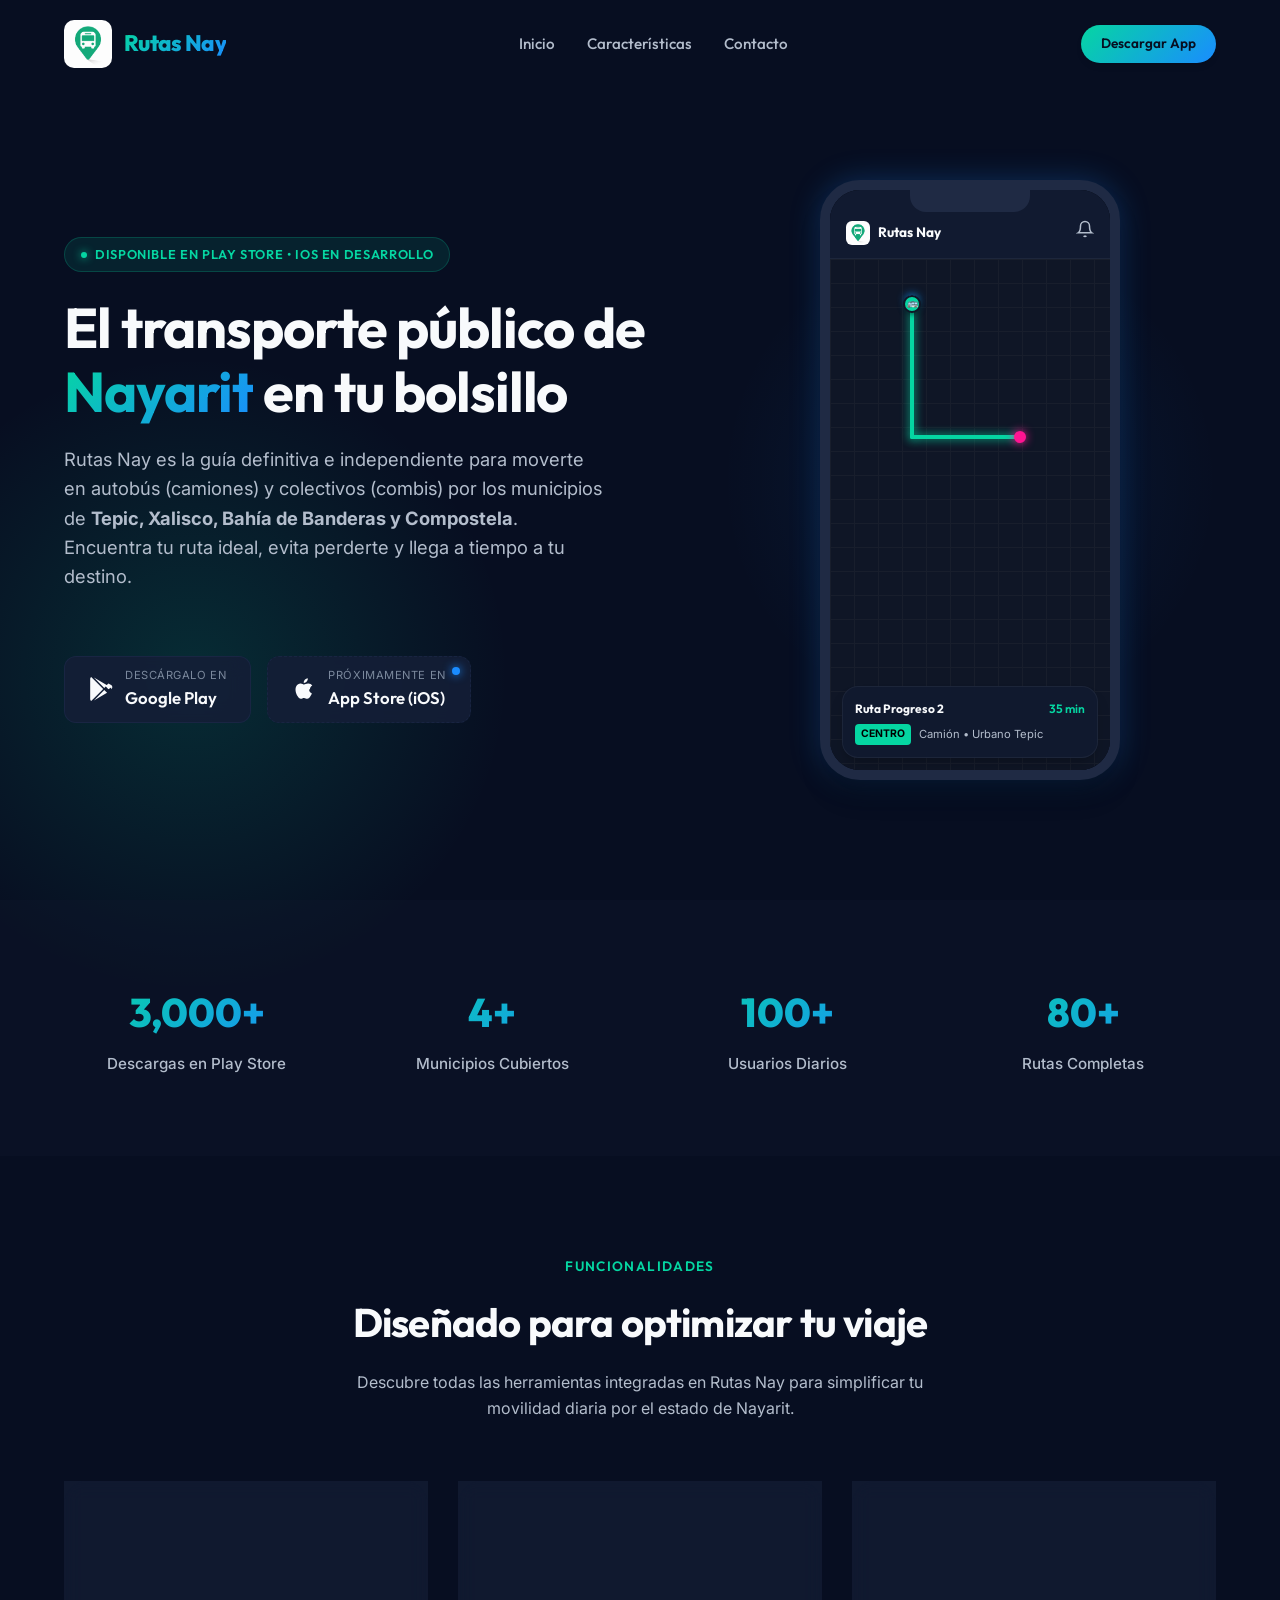
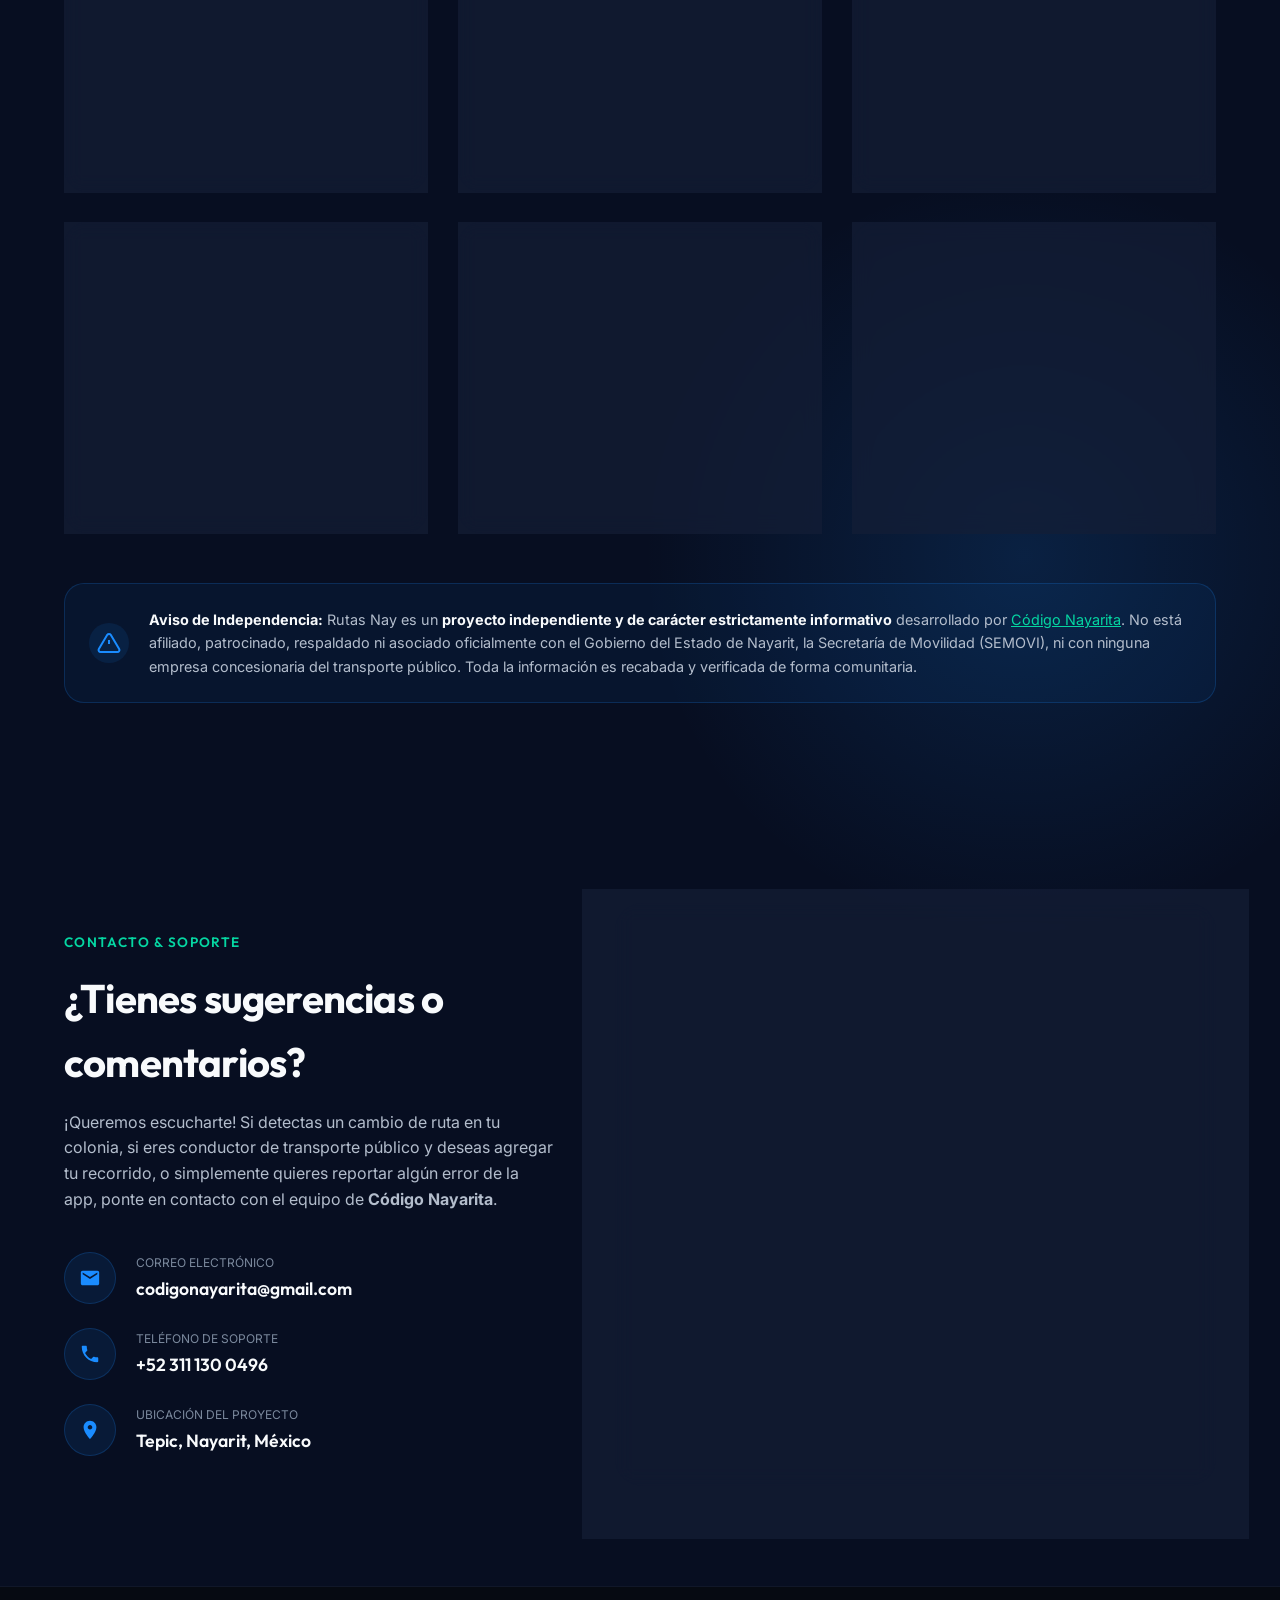
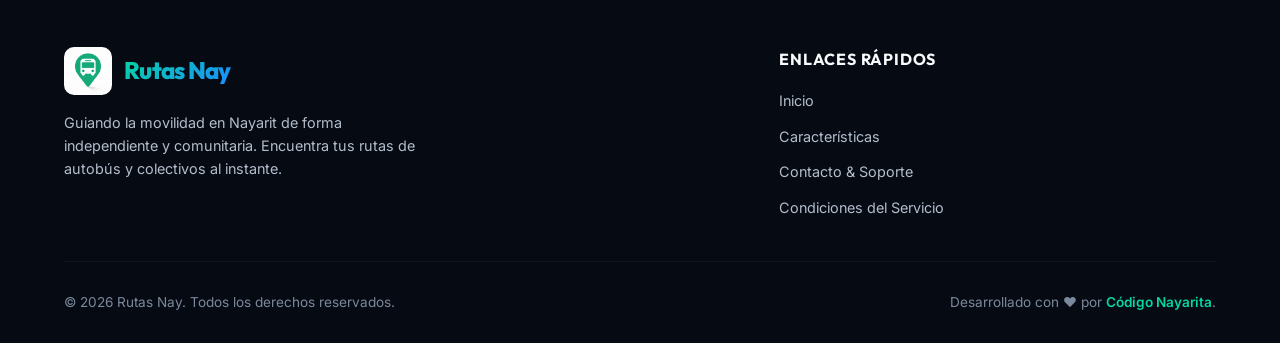
<file: rutas nay/index.html>
<!DOCTYPE html>
<html lang="es">
<head>
  <meta charset="UTF-8">
  <meta name="viewport" content="width=device-width, initial-scale=1.0">
  
  <!-- SEO Meta Tags -->
  <title>Rutas Nay | Tu Guía de Transporte Público en Nayarit</title>
  <meta name="description" content="Consulta rutas de camiones y combis en Tepic, Xalisco, Bahía de Banderas y Compostela. Encuentra paradas, horarios e indicaciones de transbordo de forma rápida y gratuita.">
  <meta name="keywords" content="rutas nay, transporte publico tepic, camiones tepic, combis xalisco, bahia de banderas, compostela, mapa camiones, codigo nayarita, nayarit">
  <meta name="author" content="Código Nayarita">
  <meta name="robots" content="index, follow">
  
  <!-- Open Graph / Facebook -->
  <meta property="og:type" content="website">
  <meta property="og:url" content="https://rutasnay.codigonayarita.com/">
  <meta property="og:title" content="Rutas Nay | Guía de Transporte Público en Nayarit">
  <meta property="og:description" content="Encuentra tu ruta ideal en Tepic, Xalisco, Bahía de Banderas y Compostela. Mapas interactivos, búsquedas por colonia y más.">
  <meta property="og:image" content="./logo.png">

  <!-- Twitter -->
  <meta property="twitter:card" content="summary_large_image">
  <meta property="twitter:url" content="https://rutasnay.codigonayarita.com/">
  <meta property="twitter:title" content="Rutas Nay | Guía de Transporte Público en Nayarit">
  <meta property="twitter:description" content="Encuentra tu ruta ideal en Tepic, Xalisco, Bahía de Banderas y Compostela. Mapas interactivos, búsquedas por colonia y más.">
  <meta property="twitter:image" content="./logo.png">

  <!-- Favicon -->
  <link rel="shortcut icon" href="./logo.png" type="image/png">

  <!-- Custom Styles -->
  <link rel="stylesheet" href="style.css">
</head>
<body>

  <!-- --- HEADER & NAVIGATION --- -->
  <header>
    <div class="container header-container">
      <a href="#inicio" class="logo" id="logoLink">
        <img src="./logo.png" alt="Rutas Nay Logo Oficial">
        <span>Rutas Nay</span>
      </a>
      
      <nav aria-label="Navegación principal">
        <ul class="nav-links">
          <li><a href="#inicio">Inicio</a></li>
          <li><a href="#caracteristicas">Características</a></li>
          <li><a href="#contacto">Contacto</a></li>
        </ul>
      </nav>
      
      <div class="nav-cta">
        <a href="#descargar" class="btn btn-primary btn-pill">Descargar App</a>
      </div>

      <button class="mobile-toggle" id="mobileToggle" aria-label="Abrir menú de navegación">
        <span></span>
        <span></span>
        <span></span>
      </button>
    </div>
  </header>

  <!-- --- HERO SECTION --- -->
  <section class="hero" id="inicio">
    <div class="container hero-grid">
      
      <div class="hero-content">
        <div class="pre-title">
          <span class="pulse"></span> Disponible en Play Store • iOS en Desarrollo
        </div>
        <h1 class="hero-title">El transporte público de <span>Nayarit</span> en tu bolsillo</h1>
        <p class="hero-description">
          Rutas Nay es la guía definitiva e independiente para moverte en autobús (camiones) y colectivos (combis) por los municipios de <strong>Tepic, Xalisco, Bahía de Banderas y Compostela</strong>. Encuentra tu ruta ideal, evita perderte y llega a tiempo a tu destino.
        </p>
        
        <div class="badge-group" id="descargar">
          <!-- Google Play Badge -->
          <a href="https://play.google.com/store/apps/details?id=com.codnay.rutas" target="_blank" rel="noopener" class="download-btn" id="playstoreBtn">
            <svg viewBox="0 0 512 512">
              <path d="M325.3 234.3L104.6 13l280.8 161.2-60.1 60.1zM47 0C34 6.8 25.3 19.2 25.3 35.3v441.3c0 16.1 8.7 28.5 21.7 35.3l256.6-256L47 0zm425.2 225.6l-58 33.2-60.1-60.1 60.1-60.1 58 33.2c16.1 9.2 25.1 24.4 25.1 43.7 0 19.3-9 34.5-25.1 43.7zM385.4 337.5L104.6 499l220.7-220.7 60.1 59.2z"/>
            </svg>
            <div class="btn-text">
              <span class="btn-subtitle">Descárgalo en</span>
              <span class="btn-title">Google Play</span>
            </div>
          </a>

          <!-- App Store Badge (Soon) -->
          <div class="download-btn ios-btn" id="appstoreBtn">
            <span class="pulse-dot"></span>
            <svg viewBox="0 0 384 512">
              <path d="M318.7 268.7c-.2-36.7 16.4-64.4 50-84.8-18.8-26.9-47.2-41.7-84.7-44.6-35.5-2.8-74.3 20.7-88.5 20.7-15 0-48.7-22.9-76.9-22.4-36.6.6-70.2 21.6-89 53.5-38.5 66.2-10 165.3 27.2 218.7 18.2 26.2 39.5 55.3 67.8 54.2 27.2-1.1 37.5-17.6 68.6-17.6 31.1 0 40.5 17.6 68.9 17.1 29.4-.5 48.2-26.3 66.2-52.6 20.8-30.3 29.3-59.6 29.7-61.2-.7-.3-57-21.7-57.5-86.8zM250.7 94.6c15.2-18.4 25.5-44.1 22.7-69.7-22 1-48.8 14.8-64.6 33.3-13.6 15.6-25.5 41.7-22.2 67 24.2 1.9 48.9-12.1 64.1-30.6z"/>
            </svg>
            <div class="btn-text">
              <span class="btn-subtitle">Próximamente en</span>
              <span class="btn-title">App Store (iOS)</span>
            </div>
          </div>
        </div>
      </div>

      <div class="hero-visual">
        <div class="hero-glow-bg"></div>
        <!-- Modern Simulated Smartphone -->
        <div class="phone-mockup" aria-hidden="true">
          <div class="phone-notch"></div>
          <div class="phone-screen">
            <div class="phone-app-header">
              <div class="phone-app-logo">
                <img src="./logo.png" alt="Mini Logo">
                <span>Rutas Nay</span>
              </div>
              <div class="phone-app-bell">
                <svg width="18" height="18" viewBox="0 0 24 24" fill="none" stroke="currentColor" stroke-width="2">
                  <path d="M18 8A6 6 0 0 0 6 8c0 7-3 9-3 9h18s-3-2-3-9M13.73 21a2 2 0 0 1-3.46 0"/>
                </svg>
              </div>
            </div>
            
            <div class="phone-app-map">
              <div class="map-grid"></div>
              <div class="map-route-line map-route-1"></div>
              <div class="map-route-line map-route-2"></div>
              <div class="map-pin start"></div>
              <div class="map-pin end"></div>
              <div class="map-bus-icon">🚌</div>
            </div>

            <div class="phone-app-card">
              <div class="phone-card-title">
                <span id="phoneRouteName">Ruta Progreso 2</span>
                <span class="phone-card-eta" id="phoneRouteEta">35 min</span>
              </div>
              <div class="phone-card-route-info">
                <span class="phone-card-badge">CENTRO</span>
                <p id="phoneRoutePath"><span>Camión</span> • Urbano Tepic</p>
              </div>
            </div>
          </div>
        </div>
      </div>

    </div>
  </section>

  <!-- --- STATS / INFOGRAPHIC SECTION --- -->
  <section class="stats">
    <div class="container">
      <div class="stats-grid">
        <div class="stat-card">
          <div class="stat-number">3,000+</div>
          <div class="stat-label">Descargas en Play Store</div>
        </div>
        <div class="stat-card">
          <div class="stat-number">4+</div>
          <div class="stat-label">Municipios Cubiertos</div>
        </div>
        <div class="stat-card">
          <div class="stat-number">100+</div>
          <div class="stat-label">Usuarios Diarios</div>
        </div>
        <div class="stat-card">
          <div class="stat-number">80+</div>
          <div class="stat-label">Rutas Completas</div>
        </div>
      </div>
    </div>
  </section>

  <!-- --- FEATURES SECTION --- -->
  <section class="features" id="caracteristicas">
    <div class="container">
      <div class="section-header">
        <span class="section-label">Funcionalidades</span>
        <h2 class="section-title">Diseñado para optimizar tu viaje</h2>
        <p class="section-desc">Descubre todas las herramientas integradas en Rutas Nay para simplificar tu movilidad diaria por el estado de Nayarit.</p>
      </div>

      <div class="features-grid">
        <!-- Feature 1 -->
        <div class="feature-card">
          <div class="feature-icon">
            <svg viewBox="0 0 24 24">
              <path d="M12 2C8.13 2 5 5.13 5 9c0 5.25 7 13 7 13s7-7.75 7-13c0-3.87-3.13-7-7-7zm0 9.5c-1.38 0-2.5-1.12-2.5-2.5s1.12-2.5 2.5-2.5 2.5 1.12 2.5 2.5-1.12 2.5-2.5 2.5z"/>
            </svg>
          </div>
          <h3 class="feature-title">Mapas Detallados</h3>
          <p class="feature-desc">Visualiza el trazado íntegro de las rutas de ida y vuelta para camiones y combis, con paradas de referencia estratégicas.</p>
        </div>

        <!-- Feature 2 -->
        <div class="feature-card">
          <div class="feature-icon">
            <svg viewBox="0 0 24 24">
              <path d="M15.5 14h-.79l-.28-.27C15.41 12.59 16 11.11 16 9.5 16 5.91 13.09 3 9.5 3S3 5.91 3 9.5 5.91 16 9.5 16c1.61 0 3.09-.59 4.23-1.57l.27.28v.79l5 4.99L20.49 19l-4.99-5zm-6 0C7.01 14 5 11.99 5 9.5S7.01 5 9.5 5 14 7.01 14 9.5 11.99 14 9.5 14z"/>
            </svg>
          </div>
          <h3 class="feature-title">Búsqueda Inteligente</h3>
          <p class="feature-desc">Filtra y encuentra trayectorias ingresando tu colonia de origen, escuelas, hospitales o plazas comerciales importantes.</p>
        </div>

        <!-- Feature 3 -->
        <div class="feature-card">
          <div class="feature-icon">
            <svg viewBox="0 0 24 24">
              <path d="M12 2c-5.52 0-10 4.48-10 10s4.48 10 10 10 10-4.48 10-10-4.48-10-10-10zm1 10h3l-4 4-4-4h3v-4h2v4z"/>
            </svg>
          </div>
          <h3 class="feature-title">Ubicación Cercana</h3>
          <p class="feature-desc">Usa el GPS de tu celular para que la aplicación te muestre al instante qué rutas y transportes pasan a pocos metros de donde estás.</p>
        </div>

        <!-- Feature 4 -->
        <div class="feature-card">
          <div class="feature-icon">
            <svg viewBox="0 0 24 24">
              <path d="M17 17h5v-2h-5v2zm0-4h5v-2h-5v2zm0-4h5V7h-5v2zM2 17h10.5c.88 0 1.5-.53 1.5-1.5v-7c0-.97-.62-1.5-1.5-1.5H2c-.88 0-1.5.53-1.5 1.5v7c0 .97.62 1.5 1.5 1.5zm0-8h10v6H2V9z"/>
            </svg>
          </div>
          <h3 class="feature-title">Guía de Transbordo</h3>
          <p class="feature-desc">¿No hay ruta directa? Te ayudamos a planear combinaciones inteligentes entre múltiples rutas para llegar a tu destino ahorrando tiempo.</p>
        </div>

        <!-- Feature 5 -->
        <div class="feature-card">
          <div class="feature-icon">
            <svg viewBox="0 0 24 24">
              <path d="M21 3.01H3c-1.1 0-2 .9-2 2V18c0 1.1.9 2 2 2h18c1.1 0 2-.9 2-2V5.01c0-1.1-.9-2-2-2zm-1.5 7h-6v-5h6v5zm-7.5-5v5h-6v-5h6zm-6 11v-5h6v5h-6zm7.5 0v-5h6v5h-6z"/>
            </svg>
          </div>
          <h3 class="feature-title">Acceso Sin Datos</h3>
          <p class="feature-desc">Nuestra base de datos de rutas está optimizada para que cargue ultra rápido, asegurando un consumo mínimo de tus megas de internet.</p>
        </div>

        <!-- Feature 6 -->
        <div class="feature-card">
          <div class="feature-icon">
            <svg viewBox="0 0 24 24">
              <path d="M16.5 12c1.38 0 2.49-1.12 2.49-2.5S17.88 7 16.5 7C15.12 7 14 8.12 14 9.5s1.12 2.5 2.5 2.5zM9 11c1.66 0 2.99-1.34 2.99-3S10.66 5 9 5 6 6.34 6 8s1.34 3 3 3zm7.5 3c-1.83 0-5.5.92-5.5 2.75V19h11v-2.25c0-1.83-3.67-2.75-5.5-2.75zM9 13c-2.33 0-7 1.17-7 3.5V19h7v-2.25c0-.85.33-2.34 2.37-3.47C10.5 13.1 9.66 13 9 13z"/>
            </svg>
          </div>
          <h3 class="feature-title">Comunidad Activa</h3>
          <p class="feature-desc">Alimentado por los propios ciudadanos. Reporta variaciones de calles, cierres viales o cambios de ruta para mantener al día la app.</p>
        </div>
      </div>

      <!-- Government / Independent Disclaimer -->
      <div class="disclaimer-container">
        <div class="disclaimer-icon">
          <svg width="24" height="24" viewBox="0 0 24 24" fill="none" stroke="currentColor" stroke-width="2">
            <path d="M10.29 3.86L1.82 18a2 2 0 0 0 1.71 3h16.94a2 2 0 0 0 1.71-3L13.71 3.86a2 2 0 0 0-3.42 0zM12 9v4M12 17h.01"/>
          </svg>
        </div>
        <div class="disclaimer-text">
          <strong>Aviso de Independencia:</strong> Rutas Nay es un <strong>proyecto independiente y de carácter estrictamente informativo</strong> desarrollado por <a href="#contacto" style="color:var(--color-primary);text-decoration:underline;">Código Nayarita</a>. No está afiliado, patrocinado, respaldado ni asociado oficialmente con el Gobierno del Estado de Nayarit, la Secretaría de Movilidad (SEMOVI), ni con ninguna empresa concesionaria del transporte público. Toda la información es recabada y verificada de forma comunitaria.
        </div>
      </div>
    </div>
  </section>



  <!-- --- CONTACT & SUPPORT SECTION --- -->
  <section class="contact" id="contacto">
    <div class="container contact-grid">
      
      <div class="contact-info">
        <span class="section-label">Contacto & Soporte</span>
        <h2 class="contact-title">¿Tienes sugerencias o comentarios?</h2>
        <p class="contact-desc">
          ¡Queremos escucharte! Si detectas un cambio de ruta en tu colonia, si eres conductor de transporte público y deseas agregar tu recorrido, o simplemente quieres reportar algún error de la app, ponte en contacto con el equipo de <strong>Código Nayarita</strong>.
        </p>

        <div class="contact-details">
          <!-- Email Contact -->
          <div class="contact-item">
            <div class="contact-icon" aria-hidden="true">
              <svg viewBox="0 0 24 24">
                <path d="M20 4H4c-1.1 0-1.99.9-1.99 2L2 18c0 1.1.9 2 2 2h16c1.1 0 2-.9 2-2V6c0-1.1-.9-2-2-2zm0 4l-8 5-8-5V6l8 5 8-5v2z"/>
              </svg>
            </div>
            <div class="contact-text">
              <label>Correo Electrónico</label>
              <a href="mailto:codigonayarita@gmail.com" id="emailContactLink">codigonayarita@gmail.com</a>
            </div>
          </div>

          <!-- Phone Contact -->
          <div class="contact-item">
            <div class="contact-icon" aria-hidden="true">
              <svg viewBox="0 0 24 24">
                <path d="M6.62 10.79c1.44 2.83 3.76 5.14 6.59 6.59l2.2-2.2c.27-.27.67-.36 1.02-.24 1.12.37 2.33.57 3.57.57.55 0 1 .45 1 1V20c0 .55-.45 1-1 1-9.39 0-17-7.61-17-17 0-.55.45-1 1-1h3.5c.55 0 1 .45 1 1 0 1.25.2 2.45.57 3.57.11.35.03.74-.25 1.02l-2.2 2.2z"/>
              </svg>
            </div>
            <div class="contact-text">
              <label>Teléfono de Soporte</label>
              <a href="tel:+523111300496" id="phoneContactLink">+52 311 130 0496</a>
            </div>
          </div>

          <!-- Location Info -->
          <div class="contact-item">
            <div class="contact-icon" aria-hidden="true">
              <svg viewBox="0 0 24 24">
                <path d="M12 2C8.13 2 5 5.13 5 9c0 5.25 7 13 7 13s7-7.75 7-13c0-3.87-3.13-7-7-7zm0 9.5c-1.38 0-2.5-1.12-2.5-2.5s1.12-2.5 2.5-2.5 2.5 1.12 2.5 2.5-1.12 2.5-2.5 2.5z"/>
              </svg>
            </div>
            <div class="contact-text">
              <label>Ubicación del Proyecto</label>
              <span>Tepic, Nayarit, México</span>
            </div>
          </div>
        </div>
      </div>

      <div class="contact-form-container">
        <!-- Success submission message -->
        <div id="successAlert" class="form-success-alert" role="alert">
          <h4>¡Mensaje Enviado con Éxito!</h4>
          <p>Gracias por ponerte en contacto con Código Nayarita. Revisaremos tus comentarios muy pronto y nos comunicaremos contigo si es necesario.</p>
        </div>

        <form class="contact-form" id="contactForm" novalidate>
          <div class="form-group">
            <label for="name">Nombre Completo</label>
            <input type="text" id="name" class="form-control" placeholder="Escribe tu nombre">
            <div class="form-feedback" id="nameFeedback"></div>
          </div>

          <div class="form-group">
            <label for="email">Correo Electrónico</label>
            <input type="email" id="email" class="form-control" placeholder="nombre@ejemplo.com">
            <div class="form-feedback" id="emailFeedback"></div>
          </div>

          <div class="form-group">
            <label for="subject">Asunto</label>
            <input type="text" id="subject" class="form-control" placeholder="Ej. Reportar cambio de ruta, Sugerencia...">
            <div class="form-feedback" id="subjectFeedback"></div>
          </div>

          <div class="form-group">
            <label for="message">Mensaje</label>
            <textarea id="message" class="form-control" placeholder="Cuéntanos con detalle tu sugerencia o reporte..."></textarea>
            <div class="form-feedback" id="messageFeedback"></div>
          </div>

          <button type="submit" class="btn btn-primary" id="submitContactBtn">Enviar Mensaje</button>
        </form>
      </div>

    </div>
  </section>

  <!-- --- FOOTER --- -->
  <footer>
    <div class="container">
      <div class="footer-grid">
        <div class="footer-brand">
          <div class="logo">
            <img src="./logo.png" alt="Rutas Nay Mini Logo">
            <span>Rutas Nay</span>
          </div>
          <p>
            Guiando la movilidad en Nayarit de forma independiente y comunitaria. Encuentra tus rutas de autobús y colectivos al instante.
          </p>
        </div>

        <div>
          <h4 class="footer-links-title">Enlaces Rápidos</h4>
          <ul class="footer-links">
            <li><a href="#inicio">Inicio</a></li>
            <li><a href="#caracteristicas">Características</a></li>
            <li><a href="#contacto">Contacto & Soporte</a></li>
            <li><a href="./terminos.html">Condiciones del Servicio</a></li>
          </ul>
        </div>
      </div>

      <div class="footer-bottom">
        <p class="footer-copy">
          &copy; 2026 Rutas Nay. Todos los derechos reservados.
        </p>
        <p class="footer-dev">
          Desarrollado con ❤️ por <a href="mailto:codigonayarita@gmail.com">Código Nayarita</a>.
        </p>
      </div>
    </div>
  </footer>

  <!-- Custom Scripts -->
  <script src="script.js"></script>
</body>
</html>
</file>
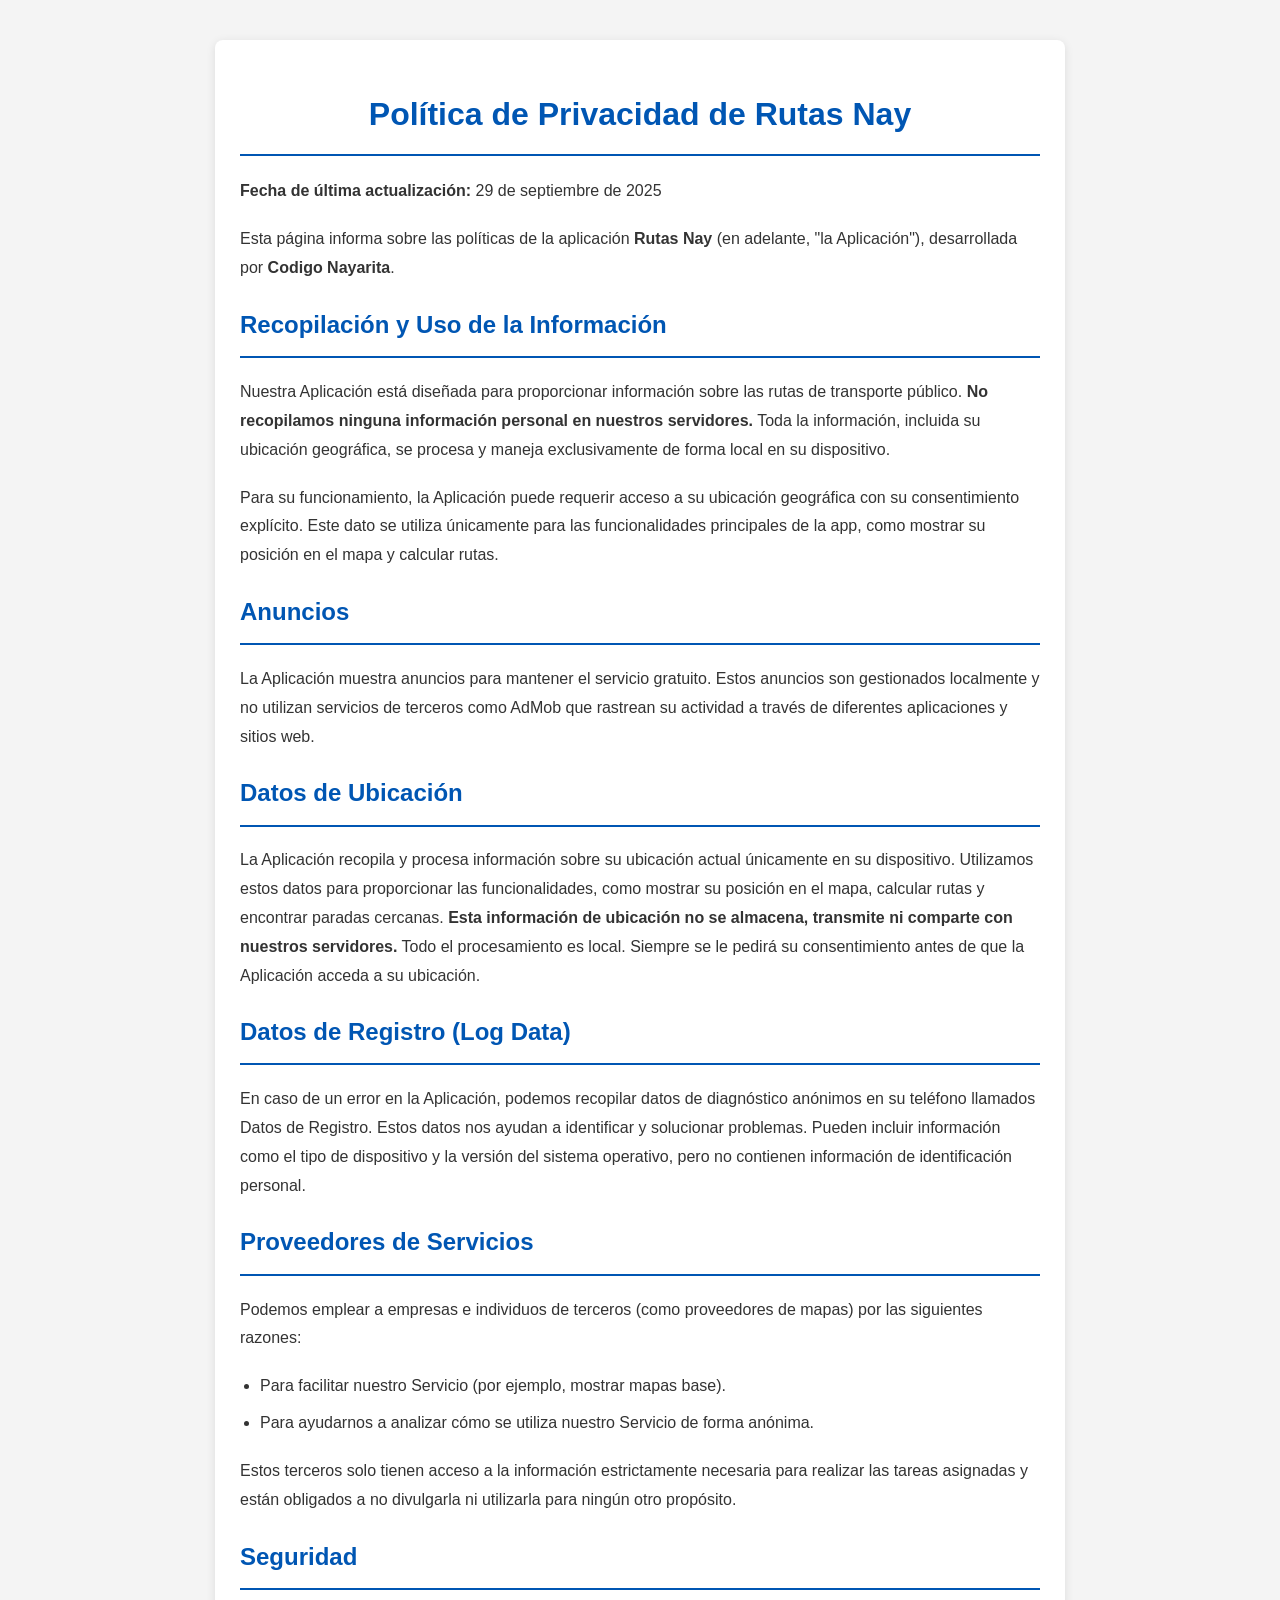
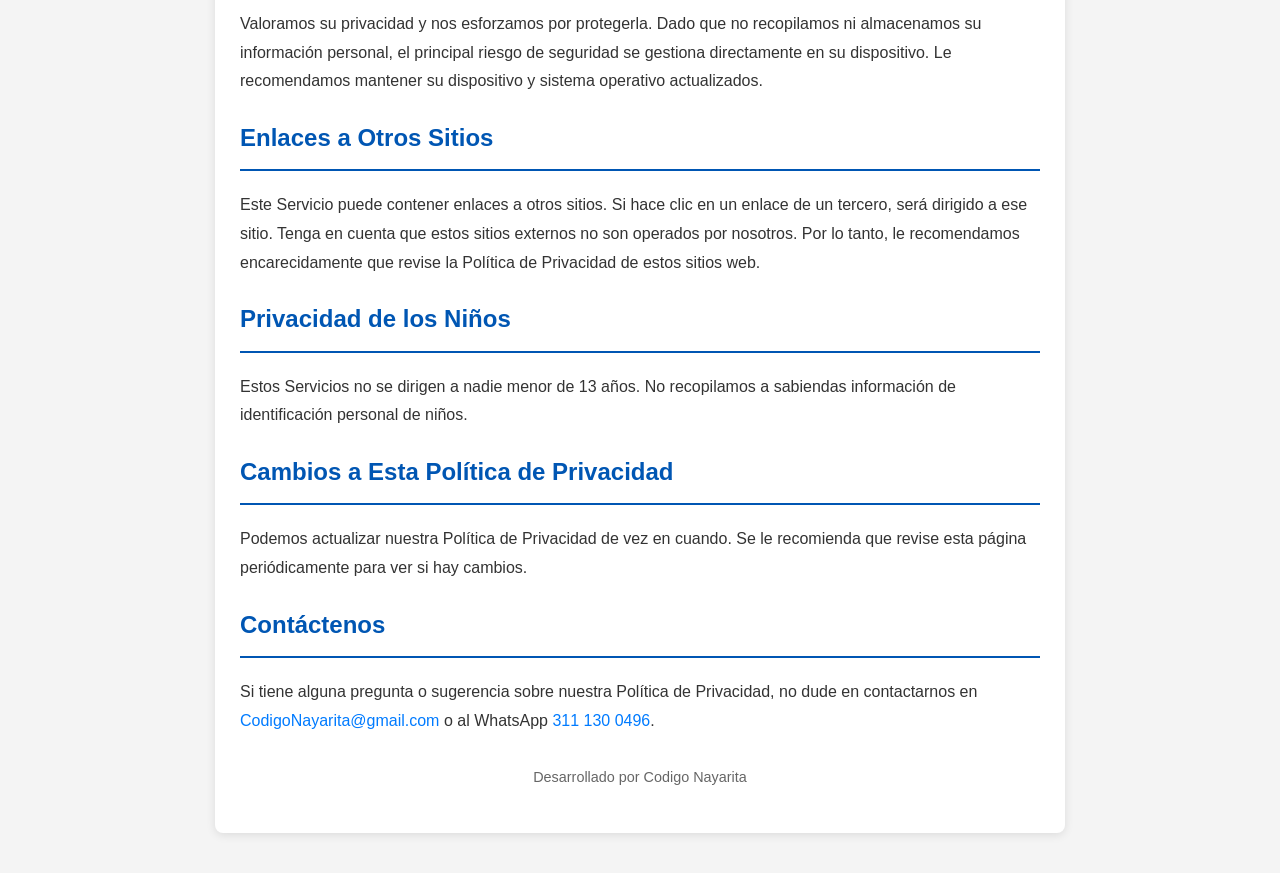
<file: politicas_de_privacidad.html>
<!DOCTYPE html>
<html lang="es">
<head>
    <meta charset="UTF-8">
    <meta name="viewport" content="width=device-width, initial-scale=1.0">
    <title>Política de Privacidad - Rutas Nay</title>
    <style>
        body {
            font-family: 'Segoe UI', Tahoma, Geneva, Verdana, sans-serif;
            line-height: 1.8;
            margin: 0;
            padding: 0;
            background-color: #f4f4f4;
            color: #333;
        }
        .container {
            max-width: 800px;
            margin: 40px auto;
            padding: 25px;
            background: #fff;
            border-radius: 8px;
            box-shadow: 0 2px 10px rgba(0,0,0,0.1);
        }
        h1, h2 {
            color: #0056b3;
            border-bottom: 2px solid #0056b3;
            padding-bottom: 10px;
        }
        h1 {
            text-align: center;
            font-size: 2em;
        }
        p, ul {
            margin-bottom: 1.2em;
        }
        ul {
            padding-left: 20px;
        }
        li {
            margin-bottom: 0.5em;
        }
        a {
            color: #007bff;
            text-decoration: none;
        }
        a:hover {
            text-decoration: underline;
        }
        strong {
            color: #333;
        }
        .footer {
            text-align: center;
            margin-top: 30px;
            font-size: 0.9em;
            color: #666;
        }
    </style>
</head>
<body>
    <div class="container">
        <h1>Política de Privacidad de Rutas Nay</h1>
        <p><strong>Fecha de última actualización:</strong> 29 de septiembre de 2025</p>

        <p>
            Esta página informa sobre las políticas de la aplicación <strong>Rutas Nay</strong> (en adelante, "la Aplicación"), desarrollada por <strong>Codigo Nayarita</strong>.
        </p>

        <h2>Recopilación y Uso de la Información</h2>
        <p>
            Nuestra Aplicación está diseñada para proporcionar información sobre las rutas de transporte público. <strong>No recopilamos ninguna información personal en nuestros servidores.</strong> Toda la información, incluida su ubicación geográfica, se procesa y maneja exclusivamente de forma local en su dispositivo.
        </p>
        <p>
            Para su funcionamiento, la Aplicación puede requerir acceso a su ubicación geográfica con su consentimiento explícito. Este dato se utiliza únicamente para las funcionalidades principales de la app, como mostrar su posición en el mapa y calcular rutas.
        </p>
        
        <h2>Anuncios</h2>
        <p>
            La Aplicación muestra anuncios para mantener el servicio gratuito. Estos anuncios son gestionados localmente y no utilizan servicios de terceros como AdMob que rastrean su actividad a través de diferentes aplicaciones y sitios web.
        </p>

        <h2>Datos de Ubicación</h2>
        <p>
            La Aplicación recopila y procesa información sobre su ubicación actual únicamente en su dispositivo. Utilizamos estos datos para proporcionar las funcionalidades, como mostrar su posición en el mapa, calcular rutas y encontrar paradas cercanas. <strong>Esta información de ubicación no se almacena, transmite ni comparte con nuestros servidores.</strong> Todo el procesamiento es local. Siempre se le pedirá su consentimiento antes de que la Aplicación acceda a su ubicación.
        </p>

        <h2>Datos de Registro (Log Data)</h2>
        <p>
            En caso de un error en la Aplicación, podemos recopilar datos de diagnóstico anónimos en su teléfono llamados Datos de Registro. Estos datos nos ayudan a identificar y solucionar problemas. Pueden incluir información como el tipo de dispositivo y la versión del sistema operativo, pero no contienen información de identificación personal.
        </p>

        <h2>Proveedores de Servicios</h2>
        <p>
            Podemos emplear a empresas e individuos de terceros (como proveedores de mapas) por las siguientes razones:
        </p>
        <ul>
            <li>Para facilitar nuestro Servicio (por ejemplo, mostrar mapas base).</li>
            <li>Para ayudarnos a analizar cómo se utiliza nuestro Servicio de forma anónima.</li>
        </ul>
        <p>
            Estos terceros solo tienen acceso a la información estrictamente necesaria para realizar las tareas asignadas y están obligados a no divulgarla ni utilizarla para ningún otro propósito.
        </p>

        <h2>Seguridad</h2>
        <p>
            Valoramos su privacidad y nos esforzamos por protegerla. Dado que no recopilamos ni almacenamos su información personal, el principal riesgo de seguridad se gestiona directamente en su dispositivo. Le recomendamos mantener su dispositivo y sistema operativo actualizados.
        </p>

        <h2>Enlaces a Otros Sitios</h2>
        <p>
            Este Servicio puede contener enlaces a otros sitios. Si hace clic en un enlace de un tercero, será dirigido a ese sitio. Tenga en cuenta que estos sitios externos no son operados por nosotros. Por lo tanto, le recomendamos encarecidamente que revise la Política de Privacidad de estos sitios web.
        </p>

        <h2>Privacidad de los Niños</h2>
        <p>
            Estos Servicios no se dirigen a nadie menor de 13 años. No recopilamos a sabiendas información de identificación personal de niños.
        </p>

        <h2>Cambios a Esta Política de Privacidad</h2>
        <p>
            Podemos actualizar nuestra Política de Privacidad de vez en cuando. Se le recomienda que revise esta página periódicamente para ver si hay cambios.
        </p>

        <h2>Contáctenos</h2>
        <p>
            Si tiene alguna pregunta o sugerencia sobre nuestra Política de Privacidad, no dude en contactarnos en <a href="mailto:CodigoNayarita@gmail.com">CodigoNayarita@gmail.com</a> o al WhatsApp <a href="https://wa.me/5213111300496" target="_blank">311 130 0496</a>.
        </p>

        <div class="footer">
            <p>Desarrollado por Codigo Nayarita</p>
        </div>
    </div>
</body>
</html>
</file>
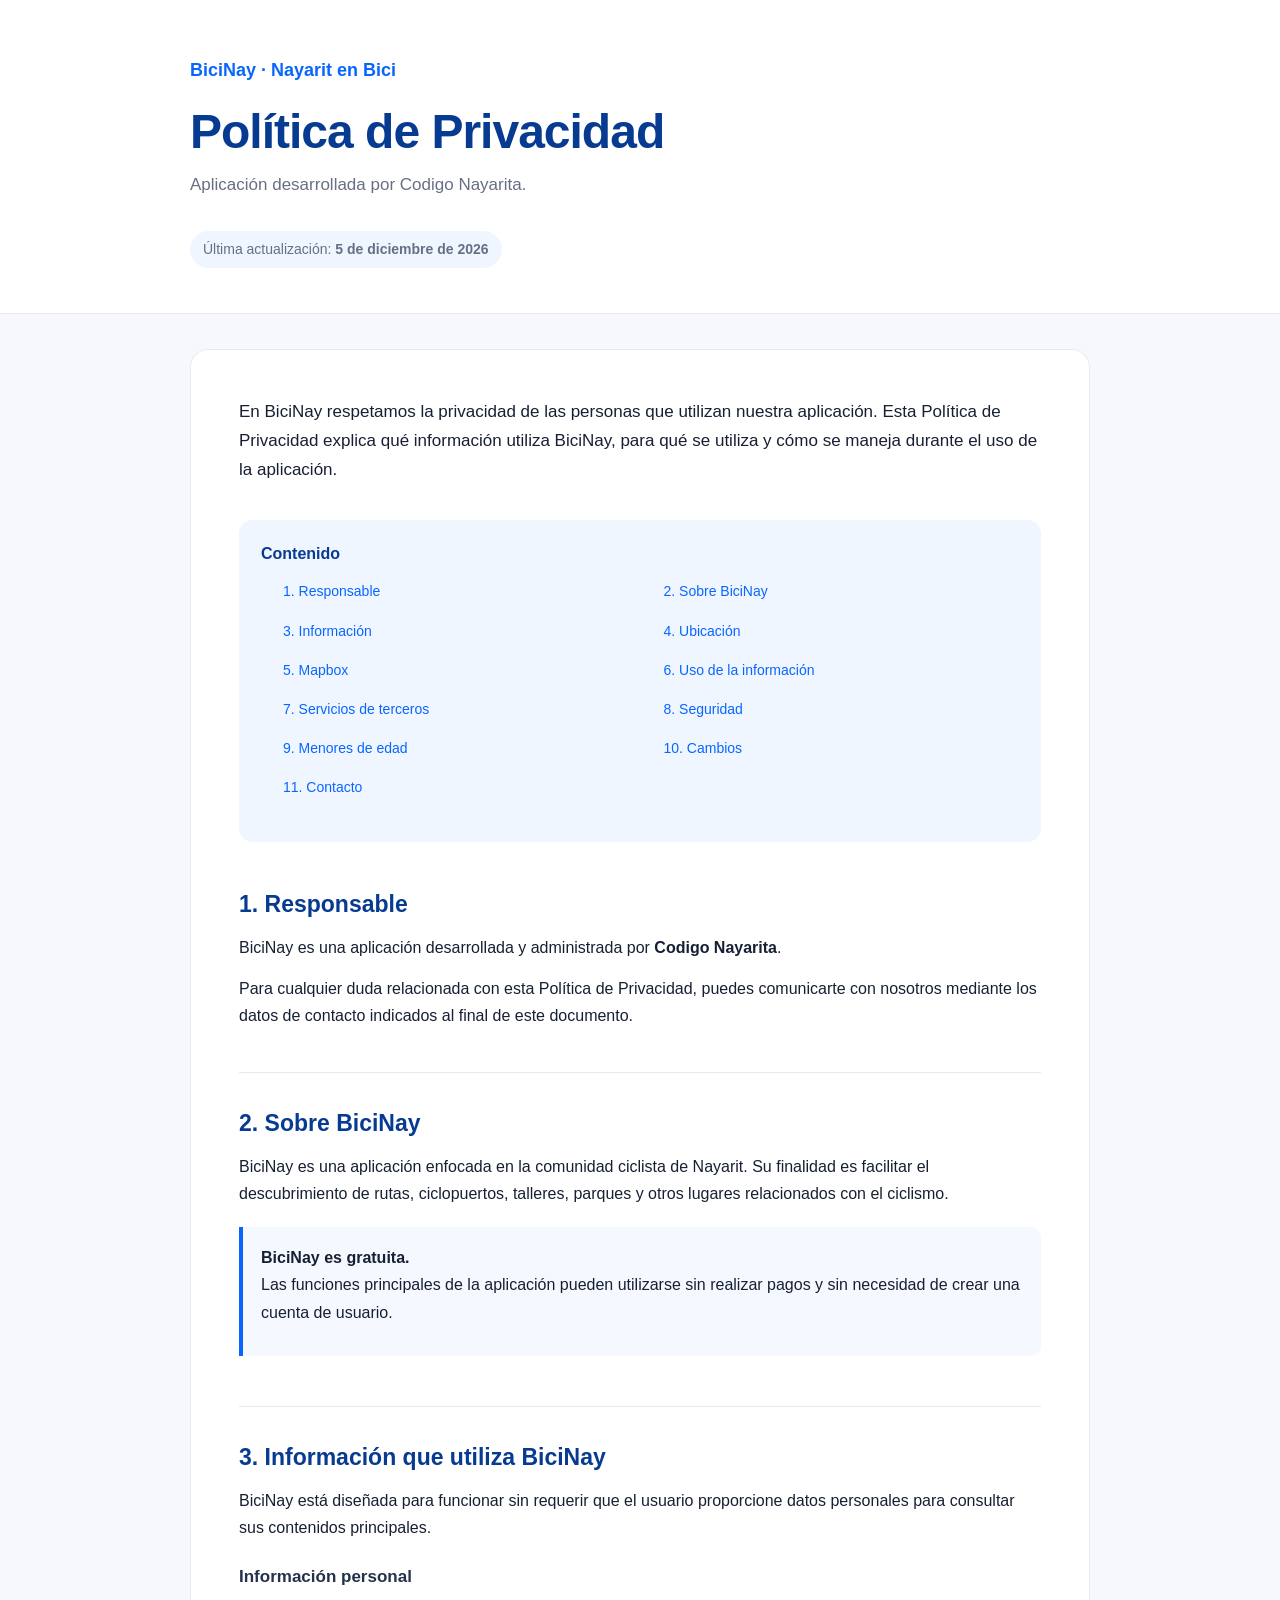
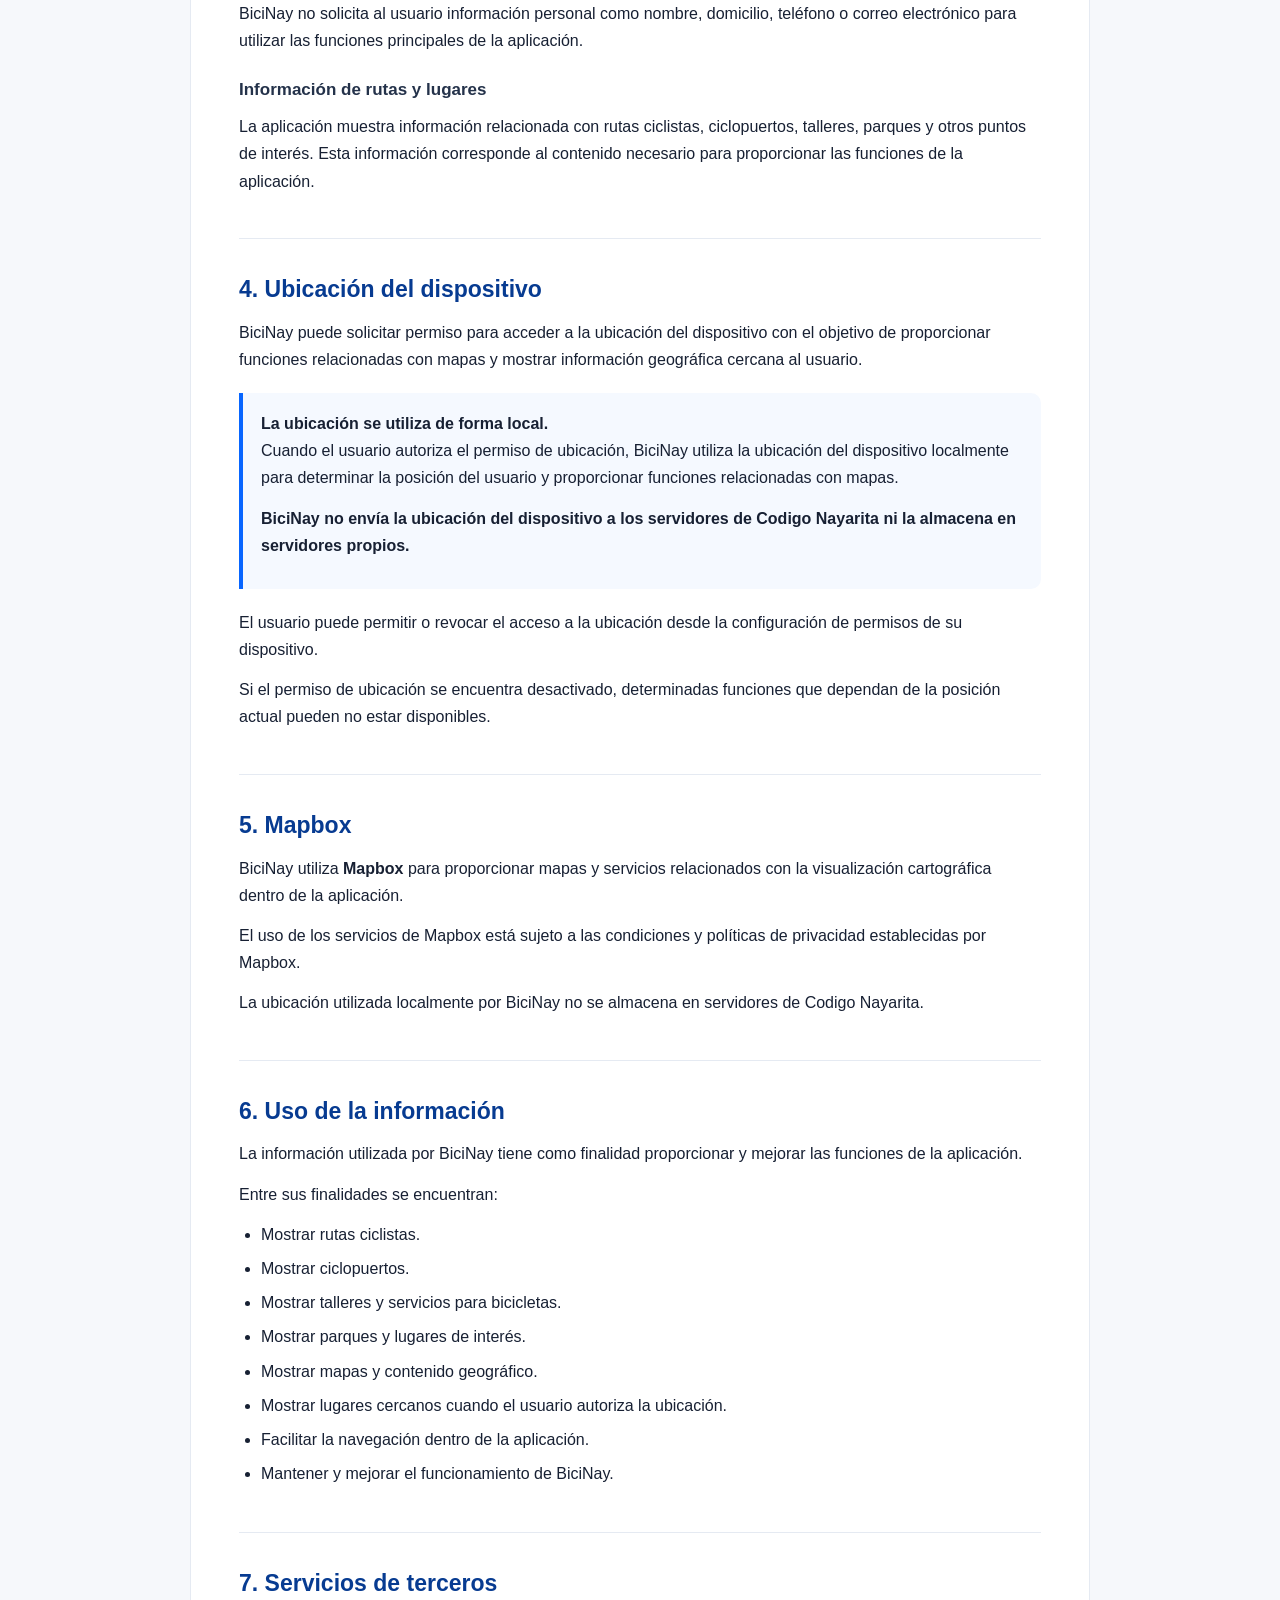
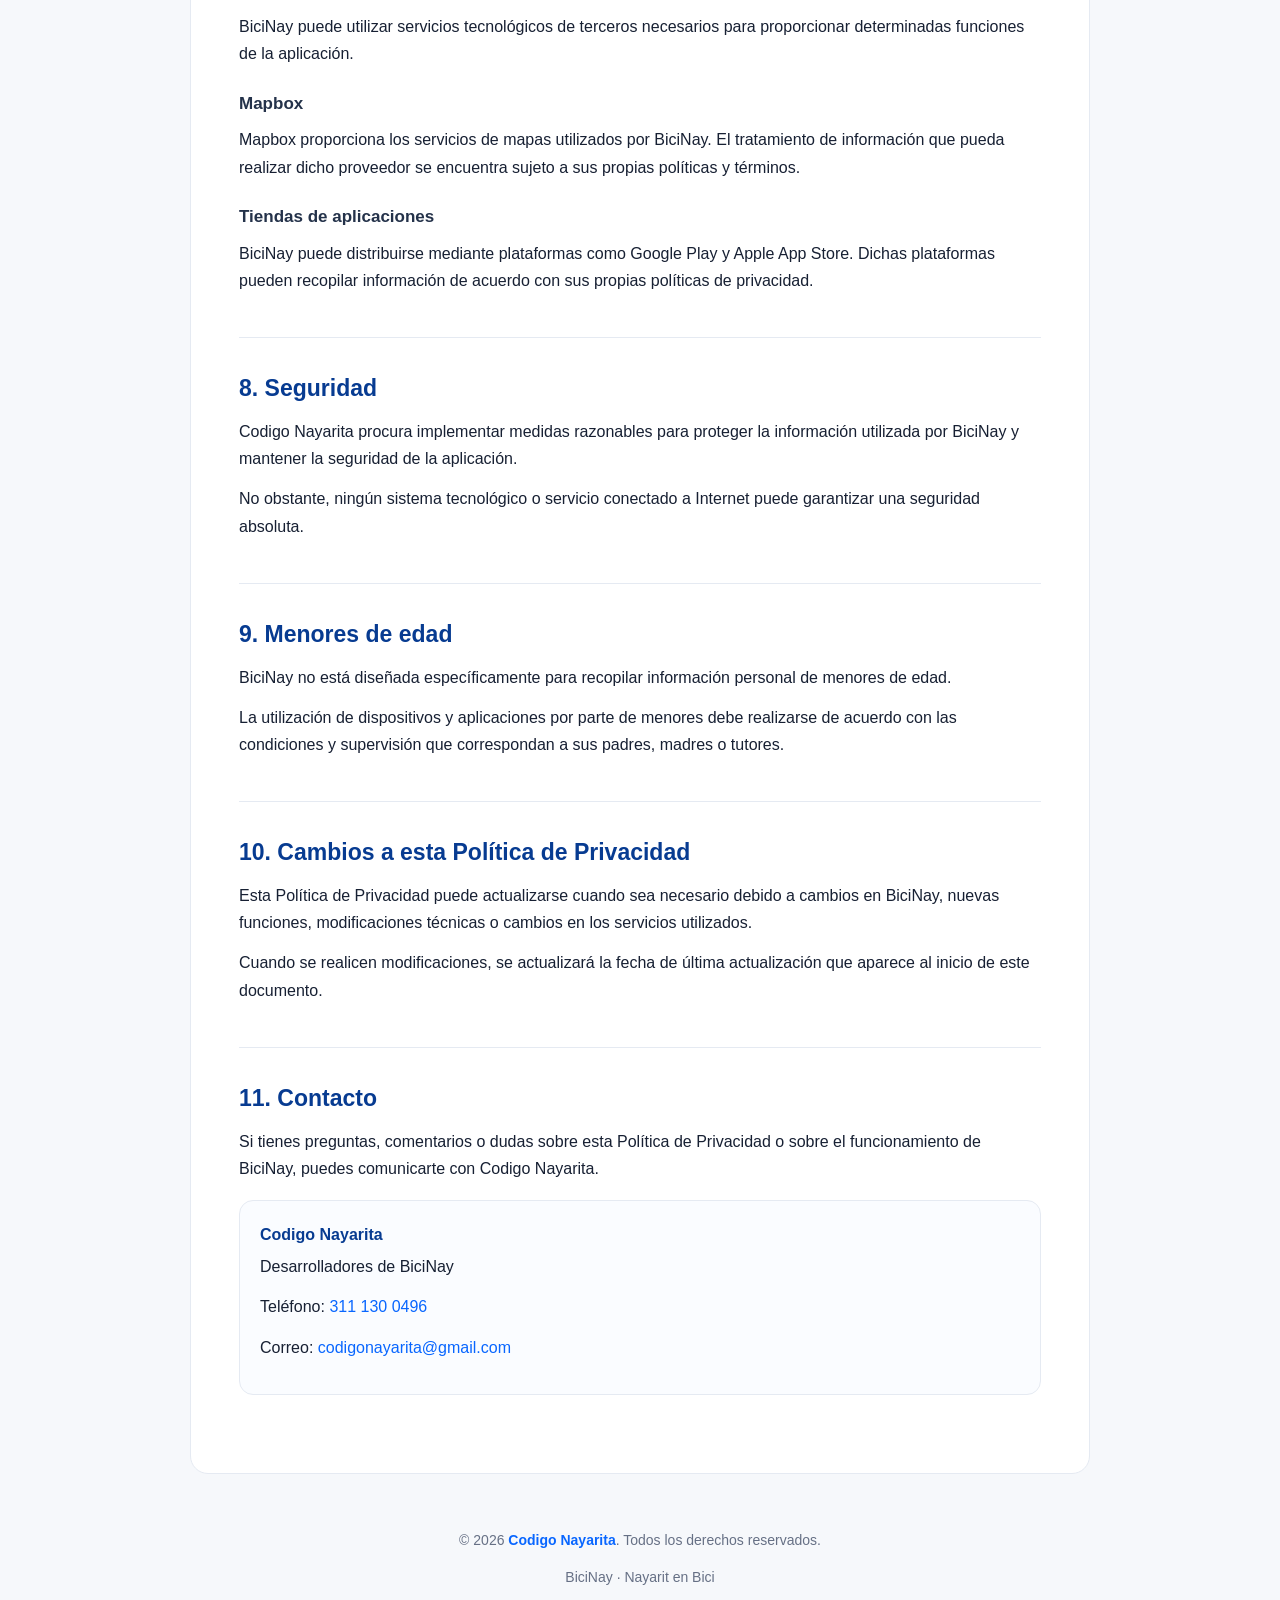
<file: Politicas_privacidad.html>
<!DOCTYPE html>
<html lang="es">
<head>
    <meta charset="UTF-8">
    <meta name="viewport" content="width=device-width, initial-scale=1.0">

    <title>Política de Privacidad | BiciNay</title>

    <meta name="description"
          content="Política de Privacidad de BiciNay, aplicación desarrollada por Codigo Nayarita.">

    <style>
        :root {
            --blue: #0866ff;
            --dark-blue: #073b91;
            --text: #172033;
            --muted: #667085;
            --background: #f6f8fb;
            --white: #ffffff;
            --border: #e5eaf2;
            --soft-blue: #f0f6ff;
        }

        * {
            box-sizing: border-box;
            margin: 0;
            padding: 0;
        }

        html {
            scroll-behavior: smooth;
        }

        body {
            font-family: -apple-system, BlinkMacSystemFont, "Segoe UI",
                         Roboto, Arial, sans-serif;
            background: var(--background);
            color: var(--text);
            line-height: 1.7;
        }

        header {
            background: var(--white);
            border-bottom: 1px solid var(--border);
            padding: 55px 20px 45px;
        }

        .header-inner {
            width: min(900px, 100%);
            margin: auto;
        }

        .brand {
            color: var(--blue);
            font-weight: 700;
            font-size: 18px;
            margin-bottom: 18px;
        }

        h1 {
            font-size: clamp(32px, 6vw, 48px);
            line-height: 1.15;
            letter-spacing: -1px;
            color: var(--dark-blue);
            margin-bottom: 12px;
        }

        .subtitle {
            color: var(--muted);
            font-size: 17px;
        }

        .updated {
            display: inline-block;
            margin-top: 18px;
            font-size: 14px;
            color: var(--muted);
            background: var(--soft-blue);
            padding: 7px 13px;
            border-radius: 20px;
        }

        main {
            width: min(900px, calc(100% - 28px));
            margin: 35px auto 55px;
        }

        .content {
            background: var(--white);
            border: 1px solid var(--border);
            border-radius: 18px;
            padding: clamp(24px, 5vw, 48px);
        }

        .intro {
            font-size: 17px;
            margin-bottom: 35px;
        }

        .toc {
            background: var(--soft-blue);
            border-radius: 14px;
            padding: 20px 22px;
            margin-bottom: 40px;
        }

        .toc-title {
            font-weight: 700;
            color: var(--dark-blue);
            margin-bottom: 10px;
        }

        .toc ul {
            list-style: none;
            display: grid;
            grid-template-columns: repeat(2, minmax(0, 1fr));
            gap: 5px 25px;
        }

        .toc a {
            color: var(--blue);
            text-decoration: none;
            font-size: 14px;
        }

        .toc a:hover {
            text-decoration: underline;
        }

        section {
            padding: 8px 0 30px;
            margin-bottom: 28px;
            border-bottom: 1px solid var(--border);
        }

        section:last-child {
            border-bottom: none;
            margin-bottom: 0;
        }

        h2 {
            color: var(--dark-blue);
            font-size: 23px;
            line-height: 1.3;
            margin-bottom: 14px;
        }

        h3 {
            color: #24324a;
            font-size: 17px;
            margin: 22px 0 8px;
        }

        p {
            margin-bottom: 13px;
        }

        ul {
            margin: 10px 0 15px 22px;
        }

        li {
            margin-bottom: 7px;
        }

        .notice {
            background: #f5f9ff;
            border-left: 4px solid var(--blue);
            border-radius: 0 10px 10px 0;
            padding: 17px 18px;
            margin: 20px 0;
        }

        .contact {
            background: #fafcff;
            border: 1px solid var(--border);
            border-radius: 14px;
            padding: 20px;
            margin-top: 18px;
        }

        .contact strong {
            display: block;
            color: var(--dark-blue);
            margin-bottom: 5px;
        }

        .contact a {
            color: var(--blue);
            text-decoration: none;
        }

        .contact a:hover {
            text-decoration: underline;
        }

        footer {
            text-align: center;
            color: var(--muted);
            font-size: 14px;
            padding: 0 20px 40px;
        }

        footer strong {
            color: var(--blue);
        }

        #topButton {
            position: fixed;
            right: 18px;
            bottom: 18px;
            width: 42px;
            height: 42px;
            border: 0;
            border-radius: 50%;
            background: var(--blue);
            color: white;
            font-size: 19px;
            cursor: pointer;
            box-shadow: 0 6px 18px rgba(8, 102, 255, .25);
            opacity: 0;
            visibility: hidden;
            transform: translateY(10px);
            transition: .25s ease;
        }

        #topButton.show {
            opacity: 1;
            visibility: visible;
            transform: translateY(0);
        }

        @media (max-width: 600px) {
            header {
                padding: 40px 18px 35px;
            }

            main {
                width: min(100% - 18px, 900px);
                margin-top: 20px;
            }

            .content {
                border-radius: 14px;
                padding: 23px 19px;
            }

            .toc ul {
                grid-template-columns: 1fr;
            }

            h2 {
                font-size: 21px;
            }
        }
    </style>
</head>

<body>

<header>
    <div class="header-inner">
        <div class="brand">BiciNay · Nayarit en Bici</div>

        <h1>Política de Privacidad</h1>

        <p class="subtitle">
            Aplicación desarrollada por Codigo Nayarita.
        </p>

        <span class="updated">
            Última actualización:
            <strong id="updateDate"></strong>
        </span>
    </div>
</header>

<main>
    <article class="content">

        <p class="intro">
            En BiciNay respetamos la privacidad de las personas que utilizan
            nuestra aplicación. Esta Política de Privacidad explica qué
            información utiliza BiciNay, para qué se utiliza y cómo se
            maneja durante el uso de la aplicación.
        </p>

        <nav class="toc">
            <div class="toc-title">Contenido</div>

            <ul>
                <li><a href="#responsable">1. Responsable</a></li>
                <li><a href="#bicinay">2. Sobre BiciNay</a></li>
                <li><a href="#datos">3. Información</a></li>
                <li><a href="#ubicacion">4. Ubicación</a></li>
                <li><a href="#mapbox">5. Mapbox</a></li>
                <li><a href="#uso">6. Uso de la información</a></li>
                <li><a href="#terceros">7. Servicios de terceros</a></li>
                <li><a href="#seguridad">8. Seguridad</a></li>
                <li><a href="#menores">9. Menores de edad</a></li>
                <li><a href="#cambios">10. Cambios</a></li>
                <li><a href="#contacto">11. Contacto</a></li>
            </ul>
        </nav>

        <section id="responsable">
            <h2>1. Responsable</h2>

            <p>
                BiciNay es una aplicación desarrollada y administrada por
                <strong>Codigo Nayarita</strong>.
            </p>

            <p>
                Para cualquier duda relacionada con esta Política de
                Privacidad, puedes comunicarte con nosotros mediante los
                datos de contacto indicados al final de este documento.
            </p>
        </section>

        <section id="bicinay">
            <h2>2. Sobre BiciNay</h2>

            <p>
                BiciNay es una aplicación enfocada en la comunidad ciclista
                de Nayarit. Su finalidad es facilitar el descubrimiento de
                rutas, ciclopuertos, talleres, parques y otros lugares
                relacionados con el ciclismo.
            </p>

            <div class="notice">
                <strong>BiciNay es gratuita.</strong>
                <p>
                    Las funciones principales de la aplicación pueden
                    utilizarse sin realizar pagos y sin necesidad de crear
                    una cuenta de usuario.
                </p>
            </div>
        </section>

        <section id="datos">
            <h2>3. Información que utiliza BiciNay</h2>

            <p>
                BiciNay está diseñada para funcionar sin requerir que el
                usuario proporcione datos personales para consultar sus
                contenidos principales.
            </p>

            <h3>Información personal</h3>

            <p>
                BiciNay no solicita al usuario información personal como
                nombre, domicilio, teléfono o correo electrónico para
                utilizar las funciones principales de la aplicación.
            </p>

            <h3>Información de rutas y lugares</h3>

            <p>
                La aplicación muestra información relacionada con rutas
                ciclistas, ciclopuertos, talleres, parques y otros puntos
                de interés. Esta información corresponde al contenido
                necesario para proporcionar las funciones de la aplicación.
            </p>
        </section>

        <section id="ubicacion">
            <h2>4. Ubicación del dispositivo</h2>

            <p>
                BiciNay puede solicitar permiso para acceder a la ubicación
                del dispositivo con el objetivo de proporcionar funciones
                relacionadas con mapas y mostrar información geográfica
                cercana al usuario.
            </p>

            <div class="notice">
                <strong>La ubicación se utiliza de forma local.</strong>

                <p>
                    Cuando el usuario autoriza el permiso de ubicación,
                    BiciNay utiliza la ubicación del dispositivo localmente
                    para determinar la posición del usuario y proporcionar
                    funciones relacionadas con mapas.
                </p>

                <p>
                    <strong>BiciNay no envía la ubicación del dispositivo a
                    los servidores de Codigo Nayarita ni la almacena en
                    servidores propios.</strong>
                </p>
            </div>

            <p>
                El usuario puede permitir o revocar el acceso a la ubicación
                desde la configuración de permisos de su dispositivo.
            </p>

            <p>
                Si el permiso de ubicación se encuentra desactivado,
                determinadas funciones que dependan de la posición actual
                pueden no estar disponibles.
            </p>
        </section>

        <section id="mapbox">
            <h2>5. Mapbox</h2>

            <p>
                BiciNay utiliza <strong>Mapbox</strong> para proporcionar
                mapas y servicios relacionados con la visualización
                cartográfica dentro de la aplicación.
            </p>

            <p>
                El uso de los servicios de Mapbox está sujeto a las
                condiciones y políticas de privacidad establecidas por
                Mapbox.
            </p>

            <p>
                La ubicación utilizada localmente por BiciNay no se almacena
                en servidores de Codigo Nayarita.
            </p>
        </section>

        <section id="uso">
            <h2>6. Uso de la información</h2>

            <p>
                La información utilizada por BiciNay tiene como finalidad
                proporcionar y mejorar las funciones de la aplicación.
            </p>

            <p>Entre sus finalidades se encuentran:</p>

            <ul>
                <li>Mostrar rutas ciclistas.</li>
                <li>Mostrar ciclopuertos.</li>
                <li>Mostrar talleres y servicios para bicicletas.</li>
                <li>Mostrar parques y lugares de interés.</li>
                <li>Mostrar mapas y contenido geográfico.</li>
                <li>Mostrar lugares cercanos cuando el usuario autoriza la ubicación.</li>
                <li>Facilitar la navegación dentro de la aplicación.</li>
                <li>Mantener y mejorar el funcionamiento de BiciNay.</li>
            </ul>
        </section>

        <section id="terceros">
            <h2>7. Servicios de terceros</h2>

            <p>
                BiciNay puede utilizar servicios tecnológicos de terceros
                necesarios para proporcionar determinadas funciones de la
                aplicación.
            </p>

            <h3>Mapbox</h3>

            <p>
                Mapbox proporciona los servicios de mapas utilizados por
                BiciNay. El tratamiento de información que pueda realizar
                dicho proveedor se encuentra sujeto a sus propias políticas
                y términos.
            </p>

            <h3>Tiendas de aplicaciones</h3>

            <p>
                BiciNay puede distribuirse mediante plataformas como
                Google Play y Apple App Store. Dichas plataformas pueden
                recopilar información de acuerdo con sus propias políticas
                de privacidad.
            </p>
        </section>

        <section id="seguridad">
            <h2>8. Seguridad</h2>

            <p>
                Codigo Nayarita procura implementar medidas razonables para
                proteger la información utilizada por BiciNay y mantener
                la seguridad de la aplicación.
            </p>

            <p>
                No obstante, ningún sistema tecnológico o servicio
                conectado a Internet puede garantizar una seguridad
                absoluta.
            </p>
        </section>

        <section id="menores">
            <h2>9. Menores de edad</h2>

            <p>
                BiciNay no está diseñada específicamente para recopilar
                información personal de menores de edad.
            </p>

            <p>
                La utilización de dispositivos y aplicaciones por parte
                de menores debe realizarse de acuerdo con las condiciones
                y supervisión que correspondan a sus padres, madres o
                tutores.
            </p>
        </section>

        <section id="cambios">
            <h2>10. Cambios a esta Política de Privacidad</h2>

            <p>
                Esta Política de Privacidad puede actualizarse cuando sea
                necesario debido a cambios en BiciNay, nuevas funciones,
                modificaciones técnicas o cambios en los servicios
                utilizados.
            </p>

            <p>
                Cuando se realicen modificaciones, se actualizará la fecha
                de última actualización que aparece al inicio de este
                documento.
            </p>
        </section>

        <section id="contacto">
            <h2>11. Contacto</h2>

            <p>
                Si tienes preguntas, comentarios o dudas sobre esta
                Política de Privacidad o sobre el funcionamiento de
                BiciNay, puedes comunicarte con Codigo Nayarita.
            </p>

            <div class="contact">
                <strong>Codigo Nayarita</strong>

                <p>
                    Desarrolladores de BiciNay
                </p>

                <p>
                    Teléfono:
                    <a href="tel:+523111300496">
                        311 130 0496
                    </a>
                </p>

                <p>
                    Correo:
                    <a href="mailto:codigonayarita@gmail.com">
                        codigonayarita@gmail.com
                    </a>
                </p>
            </div>
        </section>

    </article>
</main>

<footer>
    <p>
        © <span id="year"></span>
        <strong>Codigo Nayarita</strong>.
        Todos los derechos reservados.
    </p>

    <p>
        BiciNay · Nayarit en Bici
    </p>
</footer>

<button id="topButton" aria-label="Volver arriba">↑</button>

<script>
    // Fecha de actualización automática
    const now = new Date();

    document.getElementById("updateDate").textContent =
        now.toLocaleDateString("es-MX", {
            day: "numeric",
            month: "long",
            year: "numeric"
        });

    // Año del pie de página
    document.getElementById("year").textContent =
        now.getFullYear();

    // Botón para volver arriba
    const topButton = document.getElementById("topButton");

    window.addEventListener("scroll", () => {
        if (window.scrollY > 350) {
            topButton.classList.add("show");
        } else {
            topButton.classList.remove("show");
        }
    });

    topButton.addEventListener("click", () => {
        window.scrollTo({
            top: 0,
            behavior: "smooth"
        });
    });
</script>

</body>
</html>
</file>
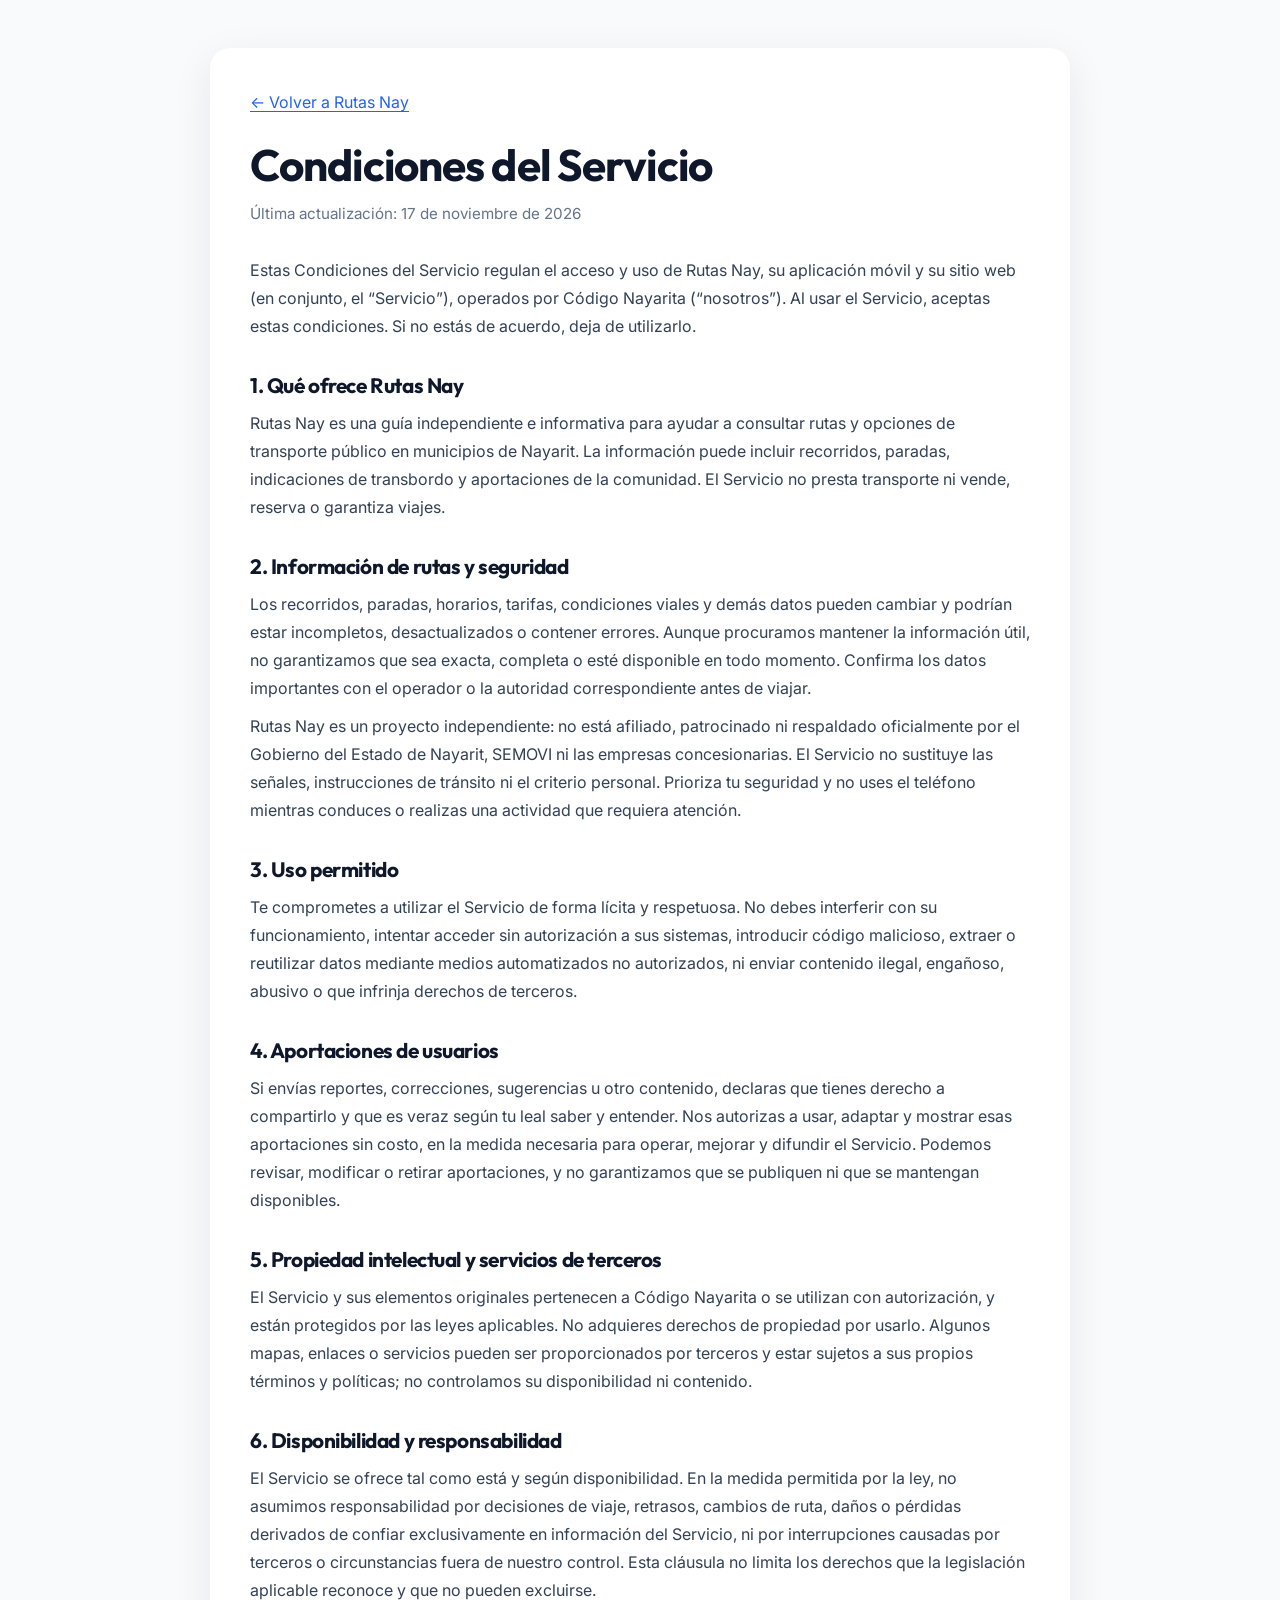
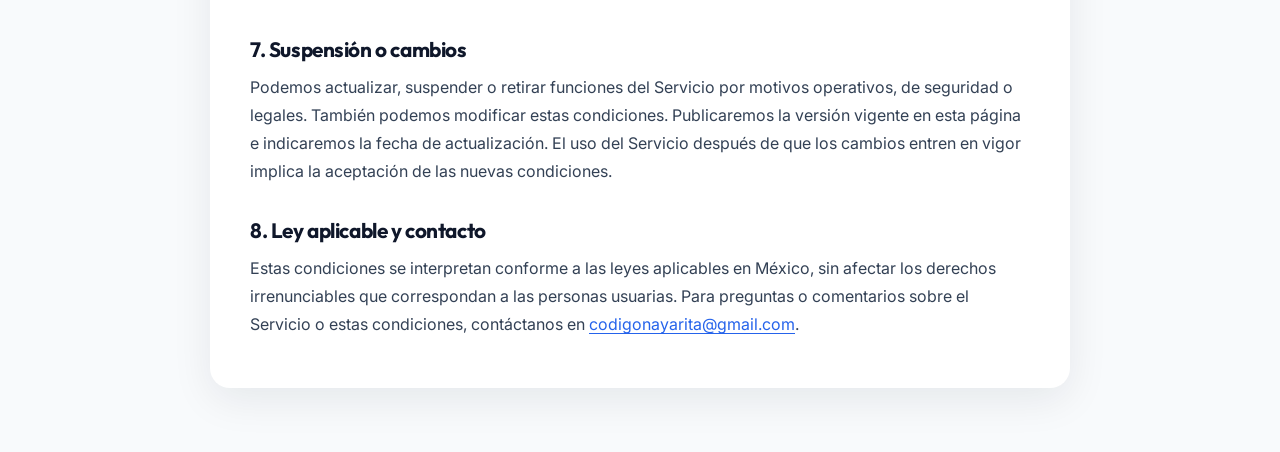
<file: rutas nay/terminos.html>
<!DOCTYPE html>
<html lang="es-MX">
<head>
  <meta charset="UTF-8">
  <meta name="viewport" content="width=device-width, initial-scale=1.0">
  <meta name="description" content="Condiciones del Servicio de Rutas Nay, la guía independiente de transporte público en Nayarit.">
  <meta name="robots" content="index, follow">
  <link rel="canonical" href="https://rutasnay.codigonayarita.com/terminos.html">
  <title>Condiciones del Servicio | Rutas Nay</title>
  <link rel="stylesheet" href="./style.css">
  <style>
    .terms-page {
      min-height: 100vh;
      padding: 48px 0 64px;
      background: var(--color-background, #f8fafc);
    }

    .terms-content {
      max-width: 860px;
      margin: 0 auto;
      padding: 40px;
      border-radius: 20px;
      background: #fff;
      box-shadow: 0 12px 40px rgba(15, 23, 42, 0.08);
      color: #334155;
      line-height: 1.75;
    }

    .terms-content h1,
    .terms-content h2 {
      color: #0f172a;
      line-height: 1.3;
    }

    .terms-content h1 {
      margin: 0 0 8px;
      font-size: clamp(2rem, 5vw, 2.75rem);
    }

    .terms-content h2 {
      margin: 32px 0 10px;
      font-size: 1.3rem;
    }

    .terms-content p,
    .terms-content ul {
      margin: 10px 0;
    }

    .terms-content a {
      color: #2563eb;
      text-decoration: underline;
      text-underline-offset: 3px;
    }

    .terms-updated {
      margin: 0 0 28px !important;
      color: #64748b;
      font-size: 0.95rem;
    }

    .terms-back {
      display: inline-block;
      margin: 0 0 20px;
      color: #2563eb;
    }

    @media (max-width: 600px) {
      .terms-page {
        padding: 24px 0 40px;
      }

      .terms-content {
        padding: 24px 20px;
        border-radius: 14px;
      }
    }
  </style>
</head>
<body>
  <main class="terms-page">
    <article class="container terms-content">
      <a class="terms-back" href="./index.html">← Volver a Rutas Nay</a>
      <h1>Condiciones del Servicio</h1>
      <p class="terms-updated">Última actualización: 17 de noviembre de 2026</p>

      <p>Estas Condiciones del Servicio regulan el acceso y uso de Rutas Nay, su aplicación móvil y su sitio web (en conjunto, el “Servicio”), operados por Código Nayarita (“nosotros”). Al usar el Servicio, aceptas estas condiciones. Si no estás de acuerdo, deja de utilizarlo.</p>

      <h2>1. Qué ofrece Rutas Nay</h2>
      <p>Rutas Nay es una guía independiente e informativa para ayudar a consultar rutas y opciones de transporte público en municipios de Nayarit. La información puede incluir recorridos, paradas, indicaciones de transbordo y aportaciones de la comunidad. El Servicio no presta transporte ni vende, reserva o garantiza viajes.</p>

      <h2>2. Información de rutas y seguridad</h2>
      <p>Los recorridos, paradas, horarios, tarifas, condiciones viales y demás datos pueden cambiar y podrían estar incompletos, desactualizados o contener errores. Aunque procuramos mantener la información útil, no garantizamos que sea exacta, completa o esté disponible en todo momento. Confirma los datos importantes con el operador o la autoridad correspondiente antes de viajar.</p>
      <p>Rutas Nay es un proyecto independiente: no está afiliado, patrocinado ni respaldado oficialmente por el Gobierno del Estado de Nayarit, SEMOVI ni las empresas concesionarias. El Servicio no sustituye las señales, instrucciones de tránsito ni el criterio personal. Prioriza tu seguridad y no uses el teléfono mientras conduces o realizas una actividad que requiera atención.</p>

      <h2>3. Uso permitido</h2>
      <p>Te comprometes a utilizar el Servicio de forma lícita y respetuosa. No debes interferir con su funcionamiento, intentar acceder sin autorización a sus sistemas, introducir código malicioso, extraer o reutilizar datos mediante medios automatizados no autorizados, ni enviar contenido ilegal, engañoso, abusivo o que infrinja derechos de terceros.</p>

      <h2>4. Aportaciones de usuarios</h2>
      <p>Si envías reportes, correcciones, sugerencias u otro contenido, declaras que tienes derecho a compartirlo y que es veraz según tu leal saber y entender. Nos autorizas a usar, adaptar y mostrar esas aportaciones sin costo, en la medida necesaria para operar, mejorar y difundir el Servicio. Podemos revisar, modificar o retirar aportaciones, y no garantizamos que se publiquen ni que se mantengan disponibles.</p>

      <h2>5. Propiedad intelectual y servicios de terceros</h2>
      <p>El Servicio y sus elementos originales pertenecen a Código Nayarita o se utilizan con autorización, y están protegidos por las leyes aplicables. No adquieres derechos de propiedad por usarlo. Algunos mapas, enlaces o servicios pueden ser proporcionados por terceros y estar sujetos a sus propios términos y políticas; no controlamos su disponibilidad ni contenido.</p>

      <h2>6. Disponibilidad y responsabilidad</h2>
      <p>El Servicio se ofrece tal como está y según disponibilidad. En la medida permitida por la ley, no asumimos responsabilidad por decisiones de viaje, retrasos, cambios de ruta, daños o pérdidas derivados de confiar exclusivamente en información del Servicio, ni por interrupciones causadas por terceros o circunstancias fuera de nuestro control. Esta cláusula no limita los derechos que la legislación aplicable reconoce y que no pueden excluirse.</p>

      <h2>7. Suspensión o cambios</h2>
      <p>Podemos actualizar, suspender o retirar funciones del Servicio por motivos operativos, de seguridad o legales. También podemos modificar estas condiciones. Publicaremos la versión vigente en esta página e indicaremos la fecha de actualización. El uso del Servicio después de que los cambios entren en vigor implica la aceptación de las nuevas condiciones.</p>

      <h2>8. Ley aplicable y contacto</h2>
      <p>Estas condiciones se interpretan conforme a las leyes aplicables en México, sin afectar los derechos irrenunciables que correspondan a las personas usuarias. Para preguntas o comentarios sobre el Servicio o estas condiciones, contáctanos en <a href="mailto:codigonayarita@gmail.com">codigonayarita@gmail.com</a>.</p>
    </article>
  </main>
</body>
</html>
</file>
<file: rutas nay/style.css>
/* 
   Rutas Nay - Custom Design System & Premium Styling
   Developer: Código Nayarita (codigonayarita@gmail.com)
*/

@import url('https://fonts.googleapis.com/css2?family=Inter:wght@300;400;500;600;700&family=Outfit:wght@400;500;600;700;800&display=swap');

/* --- DESIGN SYSTEM & TOKENS --- */
:root {
  /* Color Palette (HSL Tailored) */
  --bg-deep: hsl(224, 64%, 8%);
  --bg-card: hsla(224, 45%, 15%, 0.7);
  --bg-card-hover: hsla(224, 45%, 20%, 0.8);
  --border-color: hsla(224, 40%, 30%, 0.25);
  --border-focus: hsla(165, 95%, 43%, 0.5);

  --color-primary: hsl(165, 95%, 43%);      /* Emerald Green (Nayarit Freshness) */
  --color-secondary: hsl(210, 100%, 55%);    /* Electric Blue (Transit / Maps) */
  --color-accent: hsl(328, 100%, 54%);       /* Coral / Pink (Highlight details) */
  
  --text-primary: hsl(210, 40%, 98%);
  --text-secondary: hsl(215, 20%, 75%);
  --text-muted: hsl(215, 15%, 55%);
  
  /* Gradient Sets */
  --grad-hero: linear-gradient(135deg, hsl(224, 64%, 8%) 0%, hsl(220, 50%, 15%) 100%);
  --grad-accent: linear-gradient(135deg, var(--color-primary) 0%, var(--color-secondary) 100%);
  --grad-accent-hover: linear-gradient(135deg, var(--color-secondary) 0%, var(--color-primary) 100%);
  --grad-glow: radial-gradient(circle, hsla(165, 95%, 43%, 0.15) 0%, transparent 70%);
  --grad-glow-blue: radial-gradient(circle, hsla(210, 100%, 55%, 0.15) 0%, transparent 70%);

  /* Shadow Sets */
  --shadow-sm: 0 4px 6px -1px rgba(0, 0, 0, 0.1), 0 2px 4px -1px rgba(0, 0, 0, 0.06);
  --shadow-md: 0 10px 15px -3px rgba(0, 0, 0, 0.2), 0 4px 6px -2px rgba(0, 0, 0, 0.05);
  --shadow-lg: 0 20px 25px -5px rgba(0, 0, 0, 0.3), 0 10px 10px -5px rgba(0, 0, 0, 0.04);
  --shadow-glow: 0 0 30px hsla(165, 95%, 43%, 0.3);
  --shadow-glow-blue: 0 0 30px hsla(210, 100%, 55%, 0.25);

  /* Fonts */
  --font-header: 'Outfit', sans-serif;
  --font-body: 'Inter', sans-serif;

  /* Transitions */
  --transition-fast: 0.2s cubic-bezier(0.4, 0, 0.2, 1);
  --transition-normal: 0.3s cubic-bezier(0.4, 0, 0.2, 1);
  --transition-slow: 0.5s cubic-bezier(0.4, 0, 0.2, 1);
}

/* --- BASE STYLES --- */
* {
  box-sizing: border-box;
  margin: 0;
  padding: 0;
  scroll-behavior: smooth;
}

body {
  background-color: var(--bg-deep);
  color: var(--text-primary);
  font-family: var(--font-body);
  line-height: 1.6;
  overflow-x: hidden;
  position: relative;
}

/* Background ambient glows */
body::before {
  content: '';
  position: absolute;
  top: 10%;
  left: -10%;
  width: 50vw;
  height: 50vw;
  background: var(--grad-glow);
  pointer-events: none;
  z-index: -1;
}

body::after {
  content: '';
  position: absolute;
  top: 50%;
  right: -10%;
  width: 60vw;
  height: 60vw;
  background: var(--grad-glow-blue);
  pointer-events: none;
  z-index: -1;
}

h1, h2, h3, h4 {
  font-family: var(--font-header);
  font-weight: 700;
  letter-spacing: -0.02em;
}

a {
  color: inherit;
  text-decoration: none;
  transition: var(--transition-fast);
}

img {
  max-width: 100%;
  height: auto;
}

/* --- CONTAINER --- */
.container {
  max-width: 1200px;
  margin: 0 auto;
  padding: 0 24px;
}

/* --- BUTTONS --- */
.btn {
  display: inline-flex;
  align-items: center;
  justify-content: center;
  gap: 10px;
  padding: 12px 28px;
  border-radius: 50px;
  font-family: var(--font-header);
  font-weight: 600;
  font-size: 0.95rem;
  cursor: pointer;
  transition: all var(--transition-normal);
  border: none;
  outline: none;
}

.btn-primary {
  background: var(--grad-accent);
  color: var(--bg-deep);
  box-shadow: var(--shadow-sm);
  position: relative;
  overflow: hidden;
  z-index: 1;
}

.btn-primary::after {
  content: '';
  position: absolute;
  top: 0;
  left: 0;
  width: 100%;
  height: 100%;
  background: var(--grad-accent-hover);
  opacity: 0;
  z-index: -1;
  transition: opacity var(--transition-normal);
}

.btn-primary:hover {
  transform: translateY(-2px);
  box-shadow: var(--shadow-glow);
}

.btn-primary:hover::after {
  opacity: 1;
}

.btn-secondary {
  background: hsla(210, 40%, 98%, 0.1);
  color: var(--text-primary);
  border: 1px solid var(--border-color);
  backdrop-filter: blur(5px);
}

.btn-secondary:hover {
  background: hsla(210, 40%, 98%, 0.18);
  border-color: var(--text-primary);
  transform: translateY(-2px);
}

.btn-pill {
  padding: 8px 20px;
  font-size: 0.85rem;
}

/* Custom platform badges */
.badge-group {
  display: flex;
  flex-wrap: wrap;
  gap: 16px;
  margin-top: 32px;
}

.download-btn {
  display: flex;
  align-items: center;
  gap: 12px;
  padding: 10px 24px;
  border-radius: 12px;
  background: hsla(224, 45%, 15%, 0.9);
  border: 1px solid var(--border-color);
  color: var(--text-primary);
  transition: all var(--transition-normal);
  text-align: left;
  backdrop-filter: blur(10px);
}

.download-btn svg {
  width: 24px;
  height: 24px;
  fill: currentColor;
}

.download-btn .btn-text {
  display: flex;
  flex-direction: column;
}

.download-btn .btn-subtitle {
  font-size: 0.7rem;
  text-transform: uppercase;
  letter-spacing: 0.05em;
  color: var(--text-muted);
}

.download-btn .btn-title {
  font-family: var(--font-header);
  font-weight: 600;
  font-size: 1.05rem;
}

.download-btn:hover {
  border-color: var(--color-primary);
  transform: translateY(-3px);
  box-shadow: var(--shadow-glow);
  background: hsla(224, 45%, 20%, 0.9);
}

.download-btn.ios-btn {
  border-style: dashed;
  cursor: default;
}

.download-btn.ios-btn:hover {
  border-color: var(--color-secondary);
  box-shadow: var(--shadow-glow-blue);
  transform: none;
}

.download-btn.ios-btn .pulse-dot {
  display: inline-block;
  width: 8px;
  height: 8px;
  background-color: var(--color-secondary);
  border-radius: 50%;
  position: absolute;
  top: 10px;
  right: 10px;
  box-shadow: 0 0 10px var(--color-secondary);
  animation: pulse-ring 2s infinite;
}

@keyframes pulse-ring {
  0% { transform: scale(0.9); opacity: 1; }
  50% { transform: scale(1.4); opacity: 0.5; }
  100% { transform: scale(0.9); opacity: 1; }
}

/* --- HEADER / NAVIGATION --- */
header {
  position: fixed;
  top: 0;
  left: 0;
  width: 100%;
  z-index: 100;
  transition: all var(--transition-normal);
  padding: 20px 0;
}

header.scrolled {
  padding: 12px 0;
  background-color: hsla(224, 64%, 8%, 0.85);
  backdrop-filter: blur(16px);
  border-bottom: 1px solid var(--border-color);
  box-shadow: var(--shadow-md);
}

.header-container {
  display: flex;
  align-items: center;
  justify-content: space-between;
}

.logo {
  display: flex;
  align-items: center;
  gap: 12px;
}

.logo img {
  height: 48px;
  width: 48px;
  object-fit: contain;
  border-radius: 10px;
}

.logo span {
  font-family: var(--font-header);
  font-weight: 800;
  font-size: 1.4rem;
  letter-spacing: -0.03em;
  background: var(--grad-accent);
  -webkit-background-clip: text;
  -webkit-text-fill-color: transparent;
}

.nav-links {
  display: flex;
  gap: 32px;
  list-style: none;
}

.nav-links a {
  font-family: var(--font-header);
  font-weight: 500;
  font-size: 0.95rem;
  color: var(--text-secondary);
  position: relative;
  padding: 8px 0;
}

.nav-links a::after {
  content: '';
  position: absolute;
  bottom: 0;
  left: 0;
  width: 0;
  height: 2px;
  background: var(--color-primary);
  transition: width var(--transition-fast);
}

.nav-links a:hover {
  color: var(--text-primary);
}

.nav-links a:hover::after {
  width: 100%;
}

.nav-cta {
  display: flex;
}

/* Mobile Nav Toggle */
.mobile-toggle {
  display: none;
  flex-direction: column;
  gap: 6px;
  background: none;
  border: none;
  cursor: pointer;
}

.mobile-toggle span {
  display: block;
  width: 25px;
  height: 3px;
  background-color: var(--text-primary);
  border-radius: 3px;
  transition: all var(--transition-fast);
}

/* --- HERO SECTION --- */
.hero {
  min-height: 100vh;
  display: flex;
  align-items: center;
  padding: 140px 0 80px 0;
  position: relative;
  overflow: hidden;
}

.hero-grid {
  display: grid;
  grid-template-columns: 1.1fr 0.9fr;
  align-items: center;
  gap: 60px;
}

.hero-content {
  display: flex;
  flex-direction: column;
}

.pre-title {
  display: inline-flex;
  align-items: center;
  gap: 8px;
  align-self: flex-start;
  padding: 6px 16px;
  background: hsla(165, 95%, 43%, 0.1);
  border: 1px solid hsla(165, 95%, 43%, 0.2);
  color: var(--color-primary);
  border-radius: 50px;
  font-family: var(--font-header);
  font-weight: 600;
  font-size: 0.8rem;
  letter-spacing: 0.05em;
  text-transform: uppercase;
  margin-bottom: 24px;
}

.pre-title span.pulse {
  display: inline-block;
  width: 6px;
  height: 6px;
  background-color: var(--color-primary);
  border-radius: 50%;
  box-shadow: 0 0 8px var(--color-primary);
  animation: pulse-ring 1.5s infinite;
}

.hero-title {
  font-size: 3.5rem;
  line-height: 1.15;
  margin-bottom: 20px;
}

.hero-title span {
  background: var(--grad-accent);
  -webkit-background-clip: text;
  -webkit-text-fill-color: transparent;
}

.hero-description {
  font-size: 1.15rem;
  color: var(--text-secondary);
  margin-bottom: 32px;
  max-width: 540px;
}

/* Smartphone Mockup CSS (Custom & Sleek) */
.hero-visual {
  display: flex;
  justify-content: center;
  align-items: center;
  position: relative;
}

.phone-mockup {
  width: 300px;
  height: 600px;
  background: #090e1a;
  border-radius: 40px;
  border: 10px solid #1f2a44;
  box-shadow: var(--shadow-lg), var(--shadow-glow-blue);
  position: relative;
  overflow: hidden;
  transition: transform var(--transition-slow);
}

.phone-mockup:hover {
  transform: rotate3d(1, -1, 0, 10deg) translateY(-10px);
}

/* Smartphone details */
.phone-notch {
  position: absolute;
  top: 0;
  left: 50%;
  transform: translateX(-50%);
  width: 120px;
  height: 22px;
  background: #1f2a44;
  border-bottom-left-radius: 16px;
  border-bottom-right-radius: 16px;
  z-index: 5;
}

/* Simulated App Screen */
.phone-screen {
  width: 100%;
  height: 100%;
  position: relative;
  display: flex;
  flex-direction: column;
  background-color: #0b1120;
}

/* App Header inside simulated screen */
.phone-app-header {
  padding: 30px 16px 12px 16px;
  background: #111a30;
  border-bottom: 1px solid rgba(255, 255, 255, 0.05);
  display: flex;
  align-items: center;
  justify-content: space-between;
}

.phone-app-logo {
  display: flex;
  align-items: center;
  gap: 8px;
}

.phone-app-logo img {
  width: 24px;
  height: 24px;
  border-radius: 6px;
}

.phone-app-logo span {
  font-family: var(--font-header);
  font-weight: 700;
  font-size: 0.85rem;
  color: var(--text-primary);
}

.phone-app-bell {
  color: var(--text-secondary);
}

/* App Map Area inside simulated screen */
.phone-app-map {
  flex: 1;
  background: #0f1626;
  position: relative;
  overflow: hidden;
}

/* Decorative simulated streets */
.map-grid {
  position: absolute;
  top: 0;
  left: 0;
  width: 100%;
  height: 100%;
  opacity: 0.15;
  background-image: 
    linear-gradient(to right, #4f4f4f 1px, transparent 1px),
    linear-gradient(to bottom, #4f4f4f 1px, transparent 1px);
  background-size: 24px 24px;
}

.map-route-line {
  position: absolute;
  width: 4px;
  background: var(--color-primary);
  border-radius: 4px;
  box-shadow: 0 0 10px var(--color-primary);
  animation: drawRoute 4s infinite ease-in-out;
}

.map-route-1 {
  top: 40px;
  left: 80px;
  height: 140px;
}

.map-route-2 {
  top: 176px;
  left: 80px;
  width: 110px;
  height: 4px;
}

@keyframes drawRoute {
  0% { height: 0; width: 4px; }
  35% { height: 140px; width: 4px; }
  40% { height: 140px; width: 4px; }
  75% { height: 140px; width: 110px; }
  100% { height: 140px; width: 110px; opacity: 0; }
}

.map-pin {
  position: absolute;
  width: 12px;
  height: 12px;
  border-radius: 50%;
  display: flex;
  align-items: center;
  justify-content: center;
}

.map-pin.start {
  background: var(--color-secondary);
  top: 36px;
  left: 76px;
  box-shadow: 0 0 10px var(--color-secondary);
}

.map-pin.end {
  background: var(--color-accent);
  top: 172px;
  left: 184px;
  box-shadow: 0 0 10px var(--color-accent);
  animation: pulse-ring 1.5s infinite;
}

.map-bus-icon {
  position: absolute;
  width: 18px;
  height: 18px;
  background: var(--color-primary);
  border-radius: 50%;
  border: 2px solid #0f1626;
  color: #0f1626;
  font-size: 9px;
  display: flex;
  align-items: center;
  justify-content: center;
  top: 36px;
  left: 73px;
  animation: moveBus 4s infinite ease-in-out;
  box-shadow: 0 2px 5px rgba(0,0,0,0.5);
}

@keyframes moveBus {
  0% { top: 36px; left: 73px; }
  35% { top: 168px; left: 73px; }
  40% { top: 168px; left: 73px; }
  75% { top: 168px; left: 180px; }
  100% { top: 168px; left: 180px; }
}

/* App floating route list inside simulated screen */
.phone-app-card {
  margin: 12px;
  padding: 12px;
  background: rgba(17, 26, 48, 0.9);
  border: 1px solid rgba(255, 255, 255, 0.05);
  backdrop-filter: blur(5px);
  border-radius: 16px;
  box-shadow: var(--shadow-md);
  position: absolute;
  bottom: 0;
  left: 0;
  right: 0;
}

.phone-card-title {
  font-size: 0.75rem;
  font-family: var(--font-header);
  font-weight: 700;
  margin-bottom: 6px;
  color: var(--text-primary);
  display: flex;
  justify-content: space-between;
}

.phone-card-eta {
  color: var(--color-primary);
  font-weight: 600;
}

.phone-card-route-info {
  display: flex;
  align-items: center;
  gap: 8px;
  font-size: 0.7rem;
  color: var(--text-secondary);
}

.phone-card-badge {
  background: var(--color-primary);
  color: #000;
  padding: 2px 6px;
  border-radius: 4px;
  font-weight: 700;
  font-size: 0.65rem;
}

/* Visual Glow Background on Hero */
.hero-glow-bg {
  position: absolute;
  top: 50%;
  left: 50%;
  transform: translate(-50%, -50%);
  width: 500px;
  height: 500px;
  background: radial-gradient(circle, hsla(210, 100%, 55%, 0.1) 0%, transparent 70%);
  z-index: -1;
  pointer-events: none;
}

/* --- STATS SECTION --- */
.stats {
  padding: 60px 0;
  background: hsla(224, 45%, 12%, 0.4);
  border-y: 1px solid var(--border-color);
}

.stats-grid {
  display: grid;
  grid-template-columns: repeat(4, 1fr);
  gap: 30px;
  text-align: center;
}

.stat-card {
  padding: 20px;
}

.stat-number {
  font-size: 2.5rem;
  font-family: var(--font-header);
  font-weight: 800;
  background: var(--grad-accent);
  -webkit-background-clip: text;
  -webkit-text-fill-color: transparent;
  margin-bottom: 8px;
}

.stat-label {
  font-size: 0.95rem;
  color: var(--text-secondary);
  font-weight: 500;
}

/* --- FEATURES SECTION --- */
.features {
  padding: 100px 0;
  position: relative;
}

.section-header {
  text-align: center;
  margin-bottom: 60px;
}

.section-label {
  color: var(--color-primary);
  font-family: var(--font-header);
  font-weight: 600;
  text-transform: uppercase;
  letter-spacing: 0.1em;
  font-size: 0.85rem;
  margin-bottom: 12px;
  display: block;
}

.section-title {
  font-size: 2.5rem;
  margin-bottom: 16px;
}

.section-desc {
  max-width: 600px;
  margin: 0 auto;
  color: var(--text-secondary);
}

.features-grid {
  display: grid;
  grid-template-columns: repeat(3, 1fr);
  gap: 30px;
}

.feature-card {
  background: var(--bg-card);
  border: 1px solid var(--border-color);
  padding: 40px 30px;
  border-radius: 24px;
  transition: all var(--transition-normal);
  backdrop-filter: blur(10px);
  position: relative;
  overflow: hidden;
}

.feature-card::before {
  content: '';
  position: absolute;
  top: 0;
  left: 0;
  width: 100%;
  height: 100%;
  background: linear-gradient(135deg, hsla(165, 95%, 43%, 0.05) 0%, transparent 100%);
  opacity: 0;
  transition: opacity var(--transition-normal);
}

.feature-card:hover {
  transform: translateY(-8px);
  border-color: var(--color-primary);
  box-shadow: var(--shadow-lg), 0 10px 30px -10px hsla(165, 95%, 43%, 0.15);
}

.feature-card:hover::before {
  opacity: 1;
}

.feature-icon {
  width: 60px;
  height: 60px;
  border-radius: 16px;
  background: hsla(165, 95%, 43%, 0.1);
  color: var(--color-primary);
  display: flex;
  align-items: center;
  justify-content: center;
  margin-bottom: 24px;
  transition: all var(--transition-normal);
  border: 1px solid hsla(165, 95%, 43%, 0.2);
}

.feature-card:hover .feature-icon {
  background: var(--color-primary);
  color: var(--bg-deep);
  transform: scale(1.05);
}

.feature-icon svg {
  width: 28px;
  height: 28px;
  fill: currentColor;
}

.feature-title {
  font-size: 1.4rem;
  margin-bottom: 12px;
}

.feature-desc {
  color: var(--text-secondary);
  font-size: 0.95rem;
}

/* Disclaimer Card (Independent and Official State Note) */
.disclaimer-container {
  margin-top: 50px;
  padding: 24px;
  border-radius: 20px;
  background: hsla(210, 100%, 55%, 0.06);
  border: 1px solid hsla(210, 100%, 55%, 0.2);
  display: flex;
  gap: 20px;
  align-items: center;
}

.disclaimer-icon {
  color: var(--color-secondary);
  flex-shrink: 0;
  width: 40px;
  height: 40px;
  background: hsla(210, 100%, 55%, 0.1);
  border-radius: 50%;
  display: flex;
  align-items: center;
  justify-content: center;
}

.disclaimer-text {
  font-size: 0.9rem;
  color: var(--text-secondary);
}

.disclaimer-text strong {
  color: var(--text-primary);
}



/* --- CONTACT SECTION --- */
.contact {
  padding: 100px 0;
  position: relative;
}

.contact-grid {
  display: grid;
  grid-template-columns: 0.9fr 1.1fr;
  gap: 60px;
}

.contact-info {
  display: flex;
  flex-direction: column;
  justify-content: center;
}

.contact-title {
  font-size: 2.5rem;
  margin-bottom: 16px;
}

.contact-desc {
  color: var(--text-secondary);
  margin-bottom: 40px;
}

.contact-details {
  display: flex;
  flex-direction: column;
  gap: 24px;
}

.contact-item {
  display: flex;
  align-items: center;
  gap: 20px;
}

.contact-icon {
  width: 52px;
  height: 52px;
  border-radius: 50%;
  background: hsla(210, 100%, 55%, 0.1);
  border: 1px solid hsla(210, 100%, 55%, 0.2);
  color: var(--color-secondary);
  display: flex;
  align-items: center;
  justify-content: center;
  flex-shrink: 0;
}

.contact-icon svg {
  width: 22px;
  height: 22px;
  fill: currentColor;
}

.contact-text label {
  display: block;
  font-size: 0.75rem;
  color: var(--text-muted);
  text-transform: uppercase;
  margin-bottom: 2px;
}

.contact-text a, .contact-text span {
  font-family: var(--font-header);
  font-weight: 600;
  font-size: 1.1rem;
  color: var(--text-primary);
  transition: var(--transition-fast);
}

.contact-text a:hover {
  color: var(--color-secondary);
}

/* Contact Form CSS (Highly Styled) */
.contact-form-container {
  background: var(--bg-card);
  border: 1px solid var(--border-color);
  border-radius: 28px;
  padding: 40px;
  backdrop-filter: blur(10px);
  box-shadow: var(--shadow-lg);
}

.contact-form {
  display: flex;
  flex-direction: column;
  gap: 20px;
}

.form-group {
  display: flex;
  flex-direction: column;
  gap: 6px;
}

.form-group label {
  font-size: 0.85rem;
  font-family: var(--font-header);
  font-weight: 500;
  color: var(--text-secondary);
  padding-left: 4px;
}

.form-control {
  width: 100%;
  padding: 14px 18px;
  background: hsla(224, 64%, 8%, 0.6);
  border: 1px solid var(--border-color);
  border-radius: 12px;
  color: var(--text-primary);
  font-family: var(--font-body);
  font-size: 0.95rem;
  transition: all var(--transition-fast);
  outline: none;
}

.form-control::placeholder {
  color: var(--text-muted);
}

.form-control:focus {
  border-color: var(--color-primary);
  background: hsla(224, 64%, 8%, 0.8);
  box-shadow: 0 0 10px hsla(165, 95%, 43%, 0.15);
}

textarea.form-control {
  resize: vertical;
  min-height: 120px;
}

.form-feedback {
  font-size: 0.8rem;
  color: var(--color-accent);
  margin-top: 4px;
  display: none;
}

/* Success modal or alert style for form submission */
.form-success-alert {
  display: none;
  background: hsla(165, 95%, 43%, 0.1);
  border: 1px solid var(--color-primary);
  color: var(--text-primary);
  padding: 20px;
  border-radius: 16px;
  text-align: center;
  margin-bottom: 20px;
  animation: slideIn 0.3s ease-out;
}

.form-success-alert h4 {
  color: var(--color-primary);
  font-size: 1.1rem;
  margin-bottom: 6px;
}

@keyframes slideIn {
  from { transform: translateY(-10px); opacity: 0; }
  to { transform: translateY(0); opacity: 1; }
}

/* --- FOOTER --- */
footer {
  background: #060a12;
  border-top: 1px solid var(--border-color);
  padding: 60px 0 30px 0;
}

.footer-grid {
  display: grid;
  grid-template-columns: 1.2fr 0.8fr;
  gap: 60px;
  margin-bottom: 40px;
}

.footer-brand {
  display: flex;
  flex-direction: column;
  gap: 16px;
}

.footer-brand .logo span {
  font-size: 1.5rem;
}

.footer-brand p {
  color: var(--text-secondary);
  max-width: 360px;
  font-size: 0.9rem;
}

.footer-links-title {
  font-family: var(--font-header);
  font-weight: 700;
  font-size: 1rem;
  color: var(--text-primary);
  margin-bottom: 16px;
  text-transform: uppercase;
  letter-spacing: 0.05em;
}

.footer-links {
  list-style: none;
  display: flex;
  flex-direction: column;
  gap: 10px;
}

.footer-links a {
  color: var(--text-secondary);
  font-size: 0.9rem;
}

.footer-links a:hover {
  color: var(--color-primary);
  padding-left: 4px;
}

.footer-bottom {
  border-top: 1px solid rgba(255, 255, 255, 0.05);
  padding-top: 30px;
  display: flex;
  justify-content: space-between;
  align-items: center;
  flex-wrap: wrap;
  gap: 20px;
}

.footer-copy {
  font-size: 0.85rem;
  color: var(--text-muted);
}

.footer-dev {
  font-size: 0.85rem;
  color: var(--text-muted);
}

.footer-dev a {
  color: var(--color-primary);
  font-weight: 600;
}

/* --- RESPONSIVE MEDIA QUERIES --- */
@media (max-width: 1024px) {
  .hero-title {
    font-size: 3rem;
  }
  .hero-grid {
    gap: 40px;
  }
  .features-grid {
    grid-template-columns: repeat(2, 1fr);
  }
}

@media (max-width: 768px) {
  header {
    padding: 16px 0;
  }
  
  .nav-links, .nav-cta {
    display: none;
  }
  
  .mobile-toggle {
    display: flex;
  }
  
  /* Mobile Menu Open Style */
  .nav-open {
    overflow: hidden;
  }
  
  .nav-open .nav-links {
    display: flex;
    flex-direction: column;
    position: fixed;
    top: 0;
    left: 0;
    width: 100%;
    height: 100vh;
    background: var(--bg-deep);
    padding: 100px 24px;
    gap: 24px;
    z-index: 99;
  }
  
  .nav-open .nav-links a {
    font-size: 1.3rem;
  }
  
  .nav-open .mobile-toggle span:nth-child(1) {
    transform: rotate(45deg) translate(6px, 6px);
  }
  
  .nav-open .mobile-toggle span:nth-child(2) {
    opacity: 0;
  }
  
  .nav-open .mobile-toggle span:nth-child(3) {
    transform: rotate(-45deg) translate(6px, -6px);
  }
  
  .hero {
    padding: 120px 0 60px 0;
  }
  
  .hero-grid {
    grid-template-columns: 1fr;
    text-align: center;
    gap: 50px;
  }
  
  .pre-title {
    align-self: center;
  }
  
  .hero-description {
    margin: 0 auto 32px auto;
  }
  
  .badge-group {
    justify-content: center;
  }
  
  .stats-grid {
    grid-template-columns: repeat(2, 1fr);
    gap: 20px;
  }
  
  .features-grid {
    grid-template-columns: 1fr;
  }
  

  
  .contact-grid {
    grid-template-columns: 1fr;
    gap: 40px;
  }
  
  .footer-grid {
    grid-template-columns: 1fr;
    gap: 40px;
  }
}

@media (max-width: 480px) {
  .hero-title {
    font-size: 2.3rem;
  }
  
  .badge-group {
    flex-direction: column;
    align-items: stretch;
  }
  
  .download-btn {
    justify-content: center;
  }
  
  .stats-grid {
    grid-template-columns: 1fr;
  }
  
  .contact-form-container {
    padding: 24px;
  }
  
  .footer-bottom {
    flex-direction: column;
    text-align: center;
  }
}
</file>
